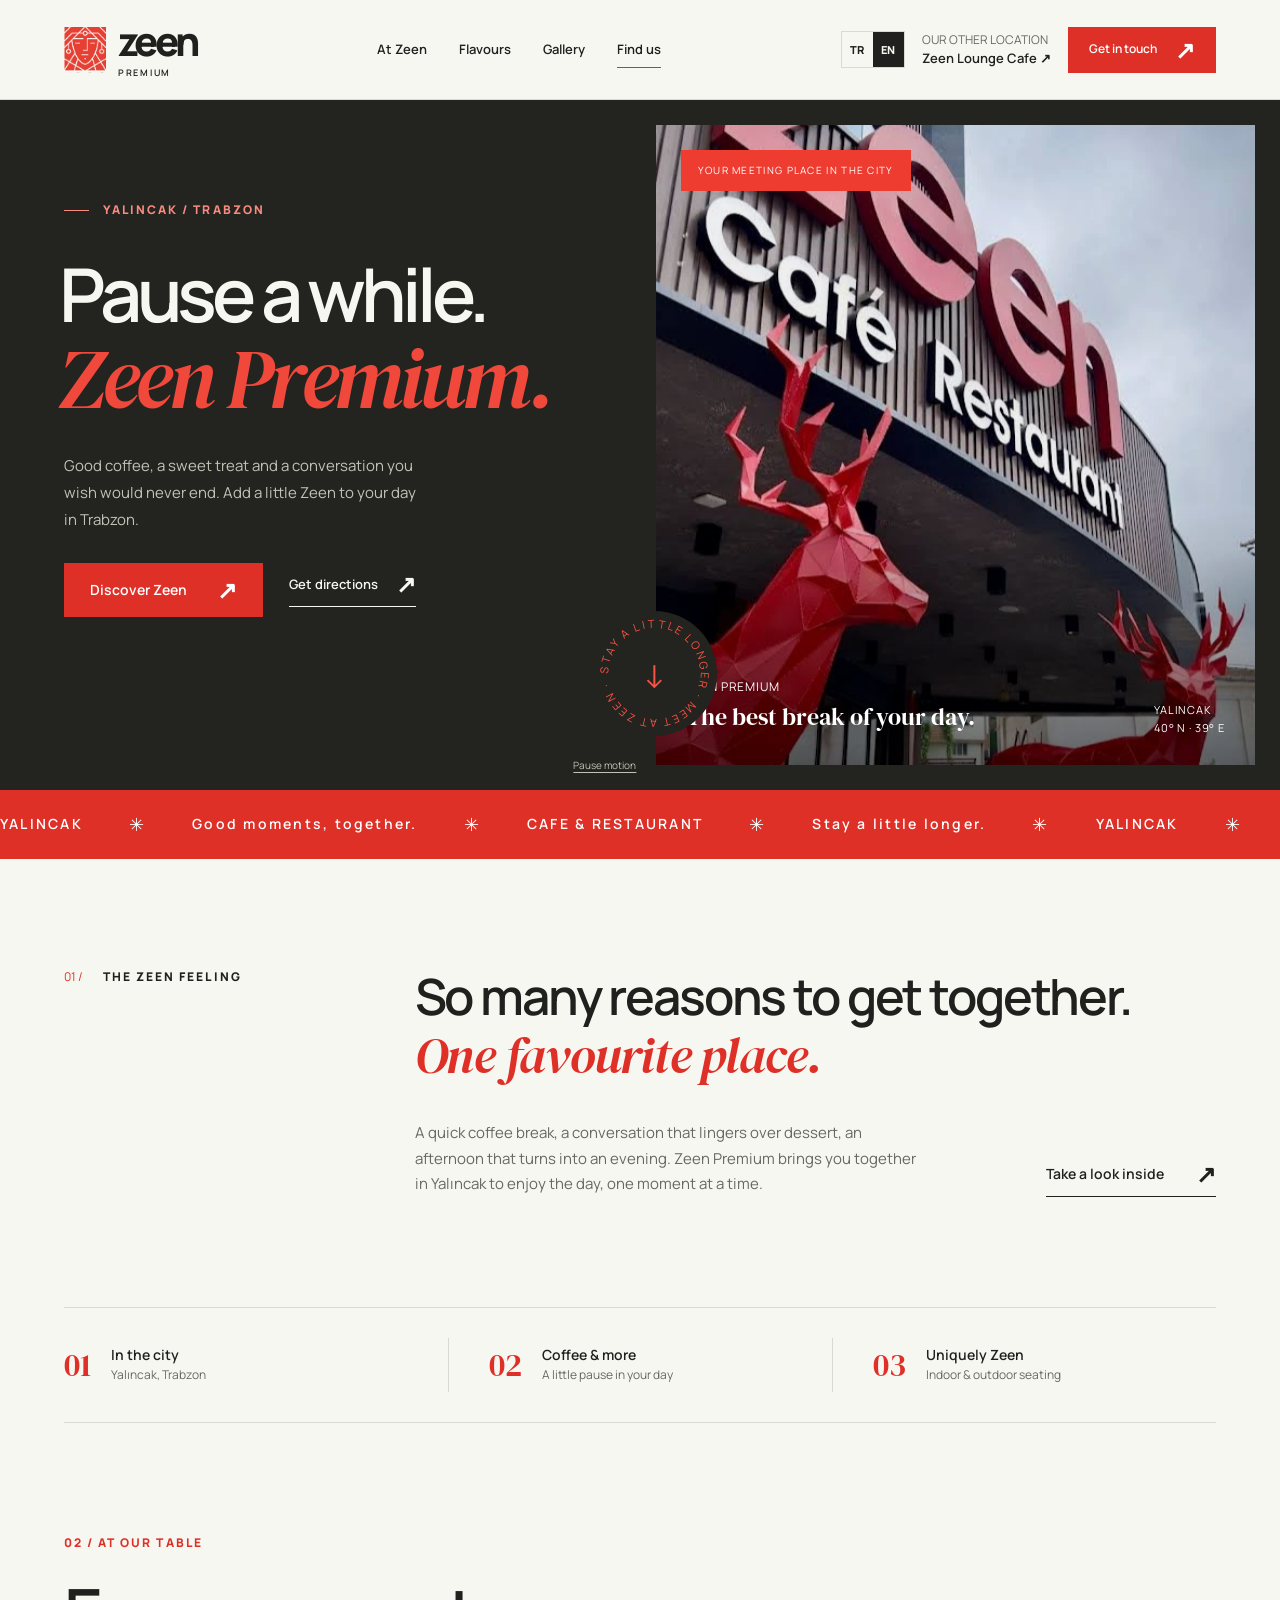
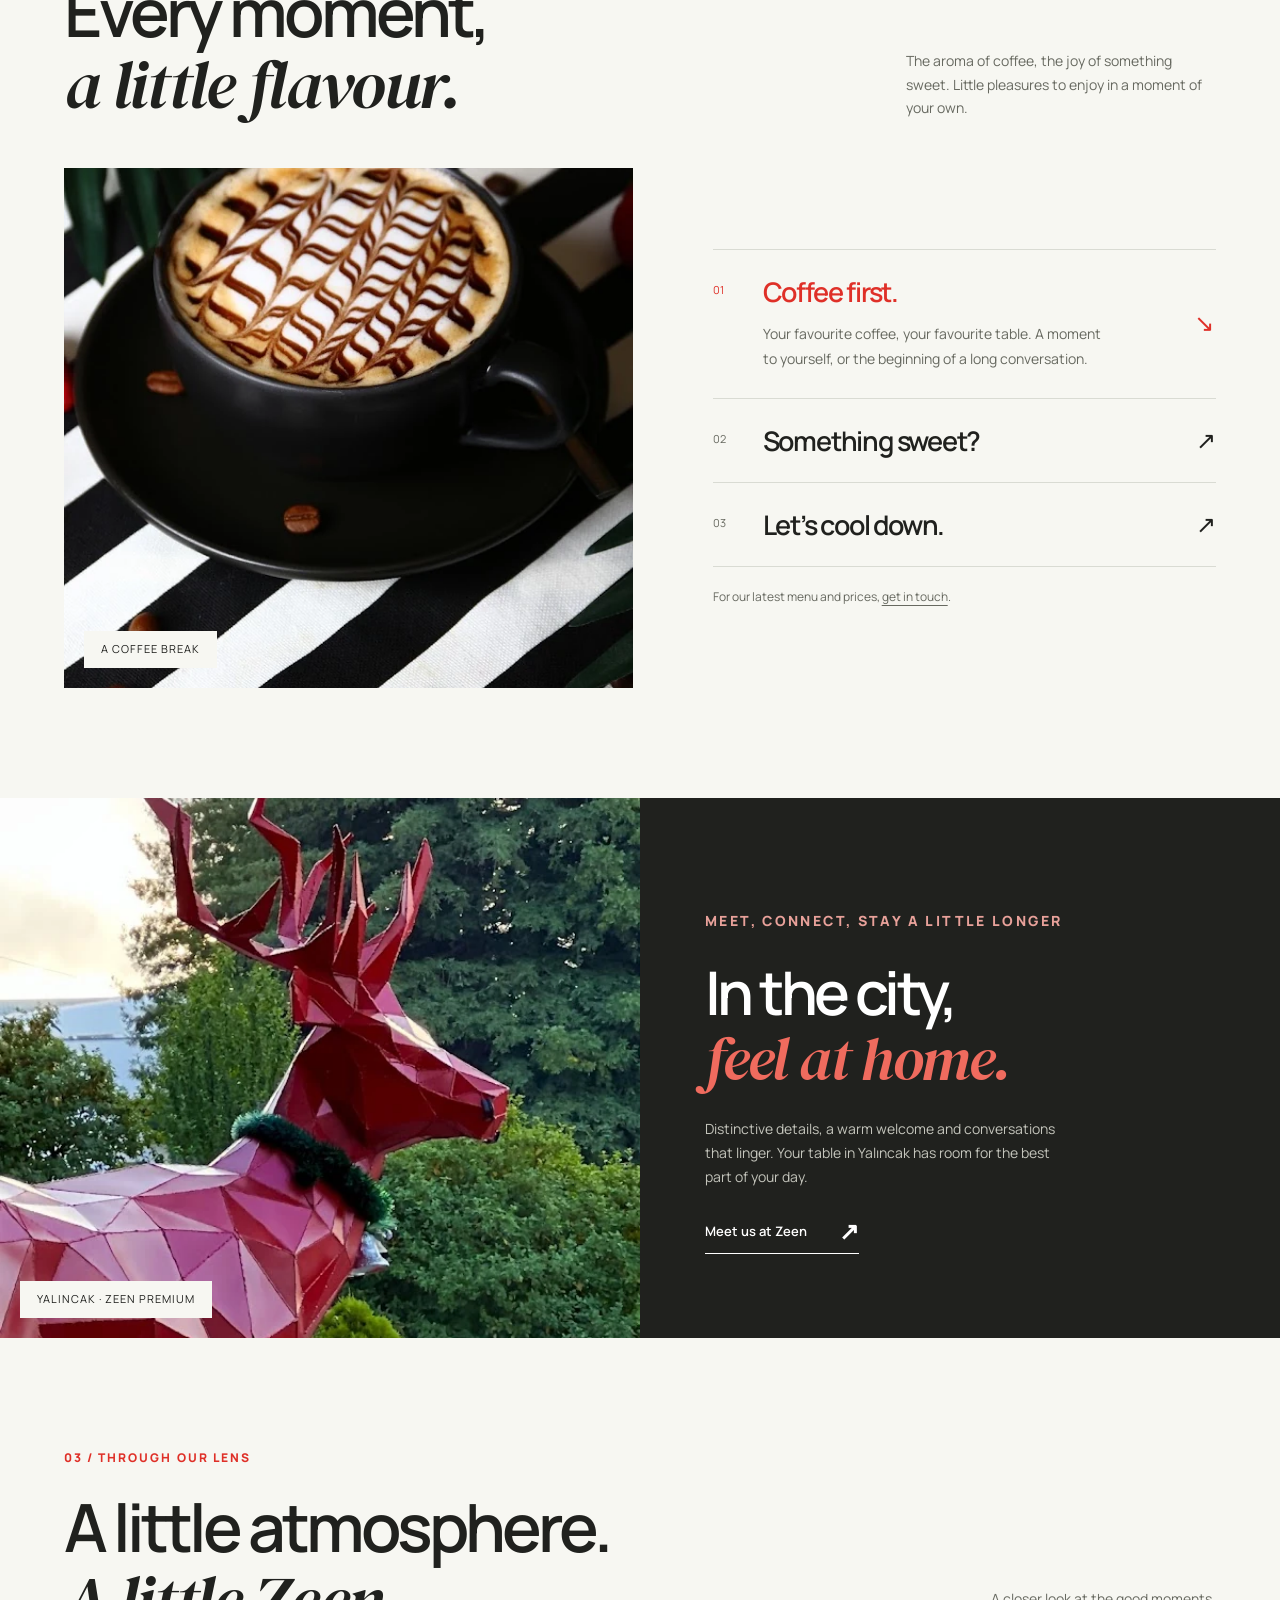
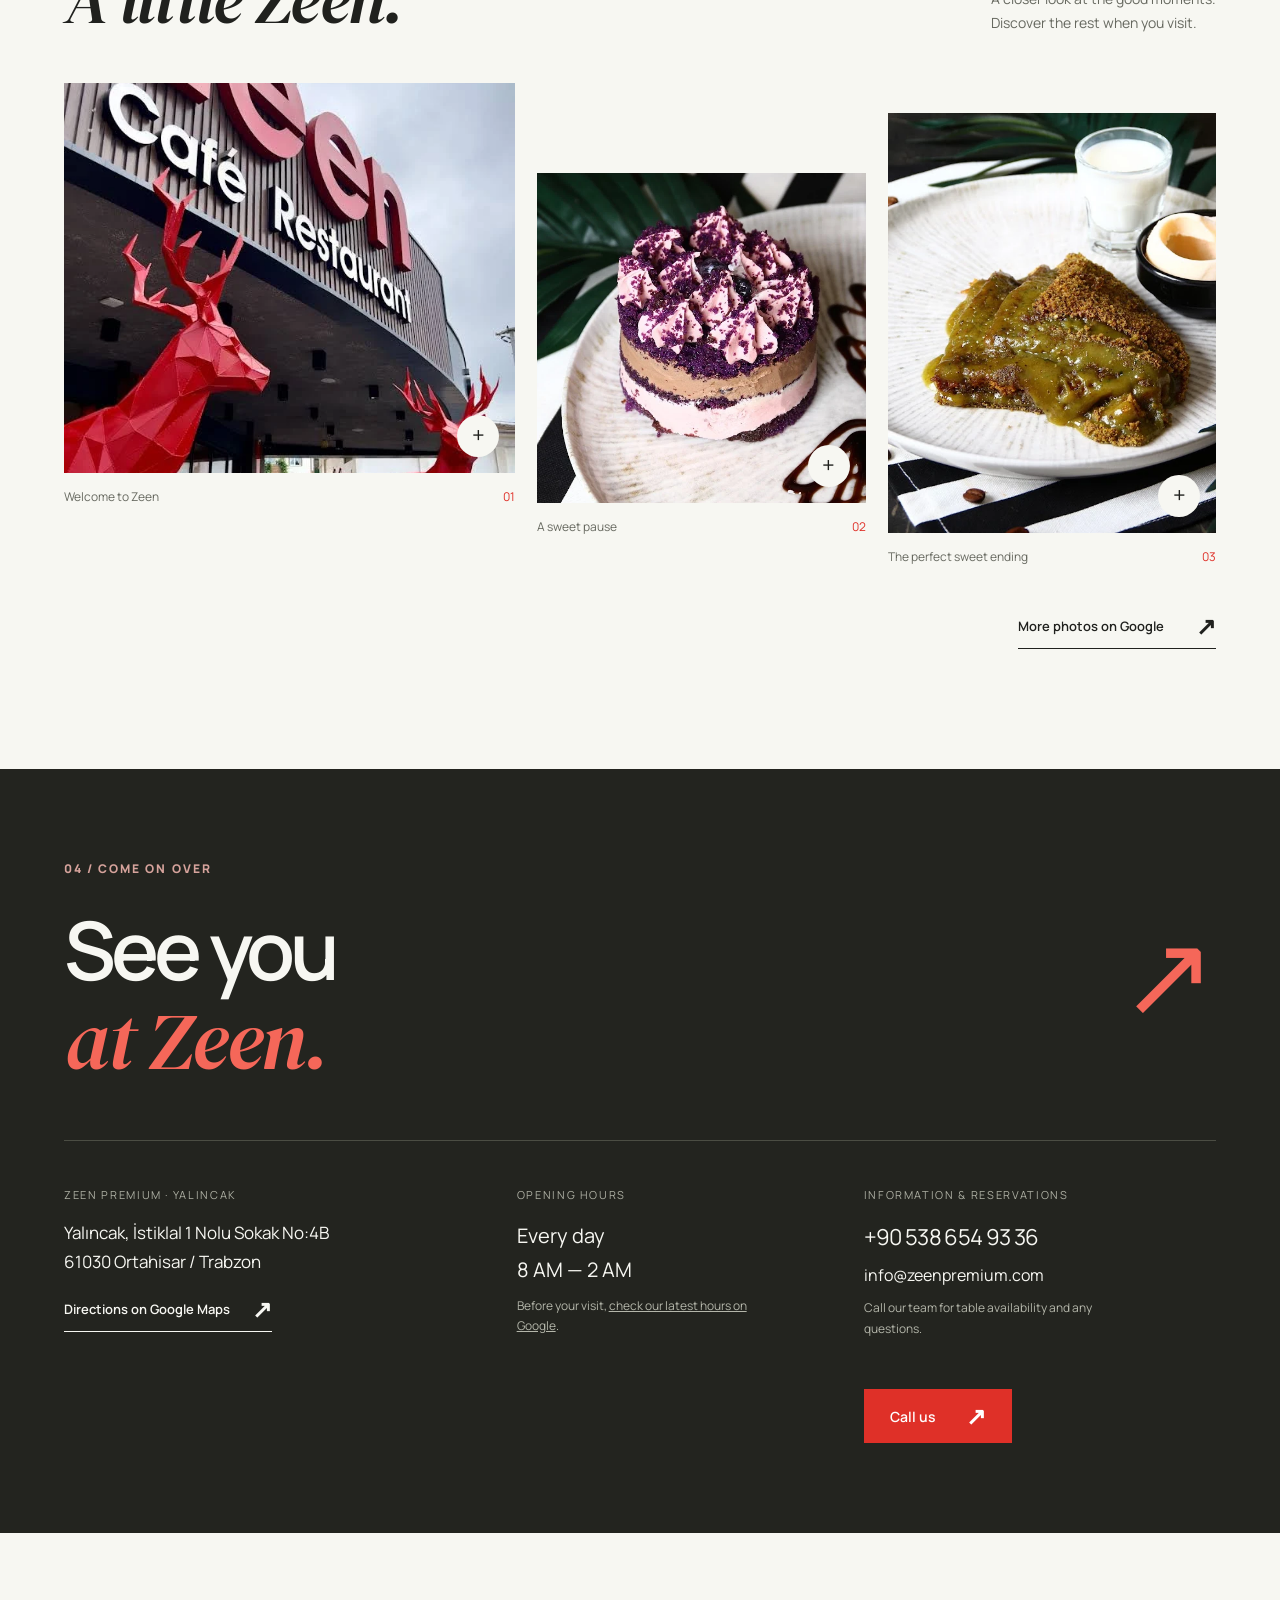
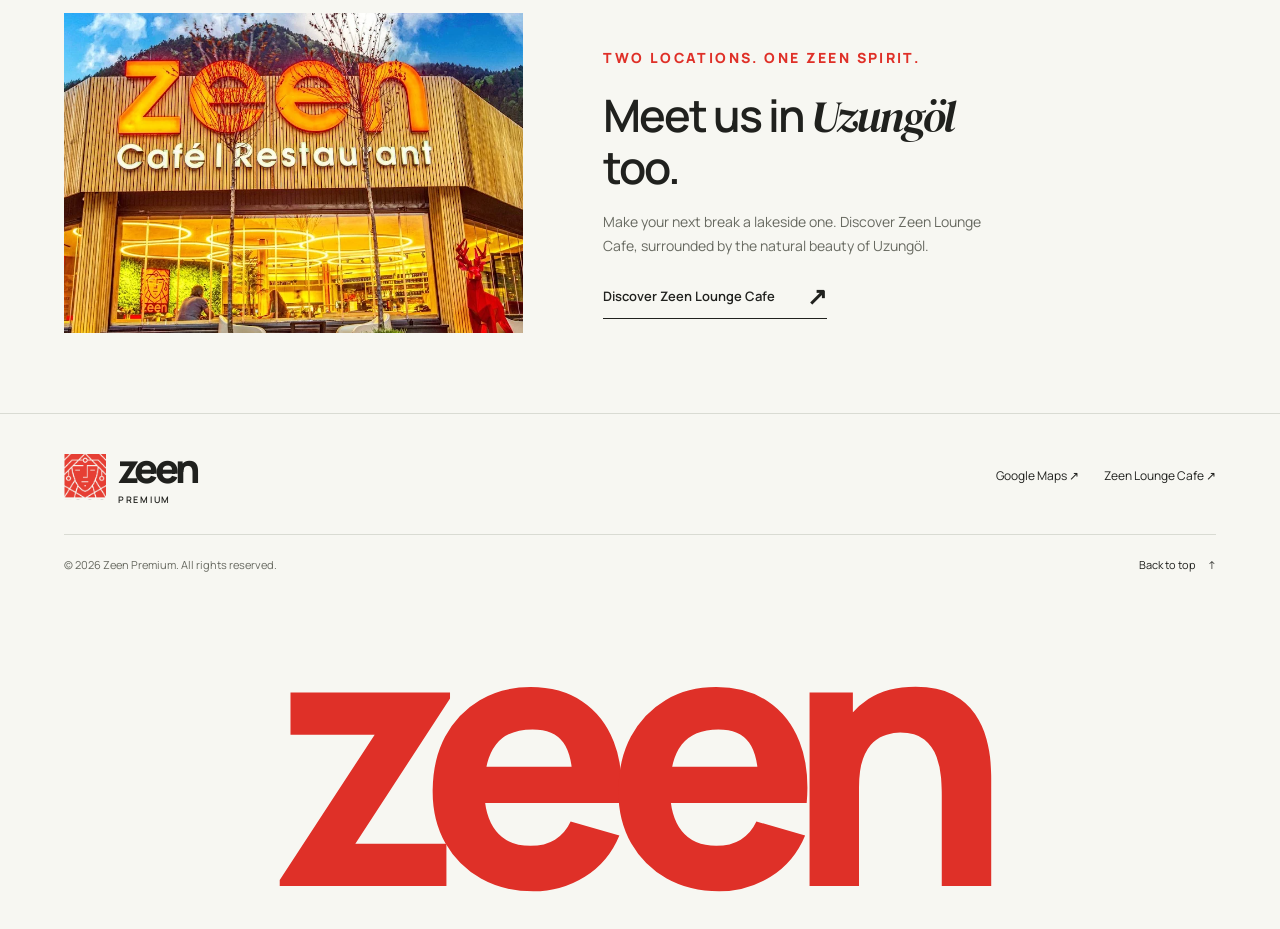
<file: index.html>
<!doctype html>
<html lang="tr">
<head>
<meta charset="utf-8"><meta name="viewport" content="width=device-width,initial-scale=1">
<script src="assets/language.js"></script>
<title>Zeen Premium | Yalıncak, Trabzon</title>
<meta name="description" content="Zeen Premium — Yalıncak, Trabzon’da cafe ve restoran. Mekânımızı, lezzetlerimizi ve ziyaret bilgilerini keşfedin. +90 538 654 93 36."><meta name="theme-color" content="#df3028">
<link rel="canonical" href="https://zeenpremium.com/"><meta property="og:type" content="website"><meta property="og:locale" content="tr_TR"><meta property="og:site_name" content="Zeen Premium"><meta property="og:title" content="Zeen Premium | Yalıncak, Trabzon"><meta property="og:description" content="Zeen Premium — Yalıncak, Trabzon’da cafe ve restoran. Mekânımızı, lezzetlerimizi ve ziyaret bilgilerini keşfedin. +90 538 654 93 36."><meta property="og:url" content="https://zeenpremium.com/">

<link rel="alternate" hreflang="tr" href="https://zeenpremium.com/"><link rel="alternate" hreflang="en" href="https://zeenpremium.com/en/"><link rel="alternate" hreflang="x-default" href="https://zeenpremium.com/">
<link rel="icon" type="image/svg+xml" href="assets/favicon.svg"><link rel="preload" as="image" href="assets/images/hero.webp"><link rel="preload" as="font" href="assets/fonts/manrope-400-normal.ttf" type="font/ttf" crossorigin>
<link rel="stylesheet" href="assets/fonts.css"><link rel="stylesheet" href="assets/style.css">
<script type="application/ld+json">{"@context": "https://schema.org", "@type": "CafeOrCoffeeShop", "@id": "https://zeenpremium.com/#business", "name": "Zeen Premium", "url": "https://zeenpremium.com/", "telephone": "+905386549336", "image": "https://zeenpremium.com/assets/images/hero.webp", "address": {"@type": "PostalAddress", "streetAddress": "Yalıncak, İstiklal 1 Nolu Sokak No:4B", "addressLocality": "Ortahisar", "addressRegion": "Trabzon", "postalCode": "61030", "addressCountry": "TR"}, "geo": {"@type": "GeoCoordinates", "latitude": 40.9850087, "longitude": 39.8150731}, "hasMap": "https://www.google.com/maps?cid=8089888393490678244", "openingHoursSpecification": [{"@type": "OpeningHoursSpecification", "dayOfWeek": ["Monday", "Tuesday", "Wednesday", "Thursday", "Friday", "Saturday", "Sunday"], "opens": "08:00", "closes": "02:00"}], "sameAs": ["https://www.google.com/maps?cid=8089888393490678244"], "email": "info@zeenpremium.com"}</script>
<script src="assets/site.js" defer></script>
</head>
<body class="premium" id="top">
<a class="skip-link" href="#main">İçeriğe geç</a>
<header class="header">
 <a class="brand" href="#top" aria-label="Zeen Premium — ana sayfa"><span class="brand-mark" aria-hidden="true"><img src="assets/images/logo-original.png" alt="" width="1080" height="1080"></span><span><span class="brand-word">zeen</span><span class="brand-name">Premium</span></span></a>
 <nav class="desktop-nav" aria-label="Ana menü"><a href="#atmosfer">Zeen’de</a><a href="#lezzetler">Lezzetler</a><a href="#galeri">Galeri</a><a href="#iletisim">Bizi bulun</a></nav>
 <div class="header-right"><nav class="language-switch" aria-label="Dil seçimi"><a href="index.html?lang=tr" data-language="tr" lang="tr" hreflang="tr" aria-label="Türkçe" aria-current="page">TR</a><a href="en/index.html?lang=en" data-language="en" lang="en" hreflang="en" aria-label="English">EN</a></nav><a class="branch-link" href="https://zeenlounge.com/?lang=tr">DİĞER ADRESİMİZ<strong>Zeen Lounge Cafe ↗</strong></a><a class="button" href="#iletisim">Bize ulaşın <span class="arrow" aria-hidden="true">↗</span></a><button class="menu-toggle" aria-label="Menüyü aç" aria-expanded="false" aria-controls="mobile-menu"><span></span><span></span></button></div>
</header>
<nav class="mobile-nav" id="mobile-menu" aria-label="Mobil menü" hidden><a href="#atmosfer">Zeen’de</a><a href="#lezzetler">Lezzetler</a><a href="#galeri">Galeri</a><a href="#iletisim">Bizi bulun</a><a href="https://zeenlounge.com/?lang=tr">Diğer adresimiz: Zeen Lounge Cafe ↗</a></nav>
<main id="main">
 <!-- 01 · AÇILIŞ — Başlıkları ve giriş metnini buradan düzenleyin. -->
 <section class="hero" aria-label="Zeen Premium">
  <div class="hero-copy"><p class="eyebrow red">Yalıncak / Trabzon</p><h1>Şehre bir mola.<span class="serif">Zeen Premium.</span></h1><p class="hero-description">İyi bir kahve, tatlı bir kaçamak, bitmesini istemediğiniz bir sohbet. Trabzon’da gününüze Zeen dokunuşu.</p><div class="hero-actions"><a class="button" href="#atmosfer">Zeen’i keşfet <span class="arrow" aria-hidden="true">↗</span></a><a class="text-link" href="https://www.google.com/maps/dir/?api=1&destination=40.9850087%2C39.8150731" target="_blank" rel="noopener noreferrer">Yol tarifi al <span class="arrow" aria-hidden="true">↗</span></a></div><p class="hero-foot">YALINCAK’TA, ŞEHRİN RİTMİNE BİR ARA</p></div>
  <figure class="hero-media"><img class="hero-photo" src="assets/images/hero.webp" alt="Zeen Premium’un Trabzon Yalıncak’taki kırmızı geyik heykelli girişi" fetchpriority="high" width="1024" height="1024"><span class="hero-tag">Şehrin buluşma noktası</span><figcaption class="photo-caption"><span>ZEEN PREMIUM<strong>Günün en güzel molası.</strong></span><span>YALINCAK<br>40° N · 39° E</span></figcaption></figure>
  <a class="hero-orbit" href="#atmosfer" aria-label="Zeen atmosferini keşfet"><svg viewBox="0 0 120 120" aria-hidden="true"><defs><path id="circle-text" d="M60,60 m-44,0 a44,44 0 1,1 88,0 a44,44 0 1,1 -88,0"/></defs><text><textPath href="#circle-text">BİRAZ DAHA KAL · ZEEN’DE BULUŞALIM · </textPath></text></svg><span aria-hidden="true">↓</span></a>
  <button class="motion-control" type="button" aria-pressed="false">Hareketi durdur</button>
 </section>
 <div class="marquee" aria-hidden="true"><div class="marquee-track"><div class="marquee-group"><span>YALINCAK</span><i>✳</i><span>Güzel anlar, birlikte.</span><i>✳</i><span>CAFE & RESTAURANT</span><i>✳</i><span>Biraz daha kal.</span><i>✳</i></div><div class="marquee-group"><span>YALINCAK</span><i>✳</i><span>Güzel anlar, birlikte.</span><i>✳</i><span>CAFE & RESTAURANT</span><i>✳</i><span>Biraz daha kal.</span><i>✳</i></div></div></div>
 <!-- 02 · MEKÂN -->
 <div class="wrap"><section id="atmosfer" class="intro"><div class="section-id reveal"><span>01 /</span><p class="eyebrow">ZEEN’DE OLMAK</p></div><div class="reveal"><h2>Güzel bir buluşmanın bahanesi çok. <span class="serif">Adresi belli.</span></h2><div class="intro-bottom"><p>Kahvenizi yudumlarken geçen kısa bir mola, tatlıyla uzayan bir sohbet, akşama taşınan bir buluşma. Zeen Premium, Yalıncak’ta günün tadını çıkarmak isteyenleri aynı masada buluşturuyor.</p><a class="text-link" href="#galeri">İçeri bir göz atın <span class="arrow" aria-hidden="true">↗</span></a></div></div></section><div class="detail-strip reveal"><div><span class="detail-number">01</span><div><h3>Şehrin içinde</h3><p>Yalıncak, Trabzon</p></div></div><div><span class="detail-number">02</span><div><h3>Kahve & daha fazlası</h3><p>Güne keyifli bir ara</p></div></div><div><span class="detail-number">03</span><div><h3>Zeen’e özgü</h3><p>İç ve dış mekân</p></div></div></div></div>
 <!-- 03 · LEZZETLER — Fiyat listesi değildir. Güncel menü bağlantısı varsa menu-note içine ekleyin. -->
 <section class="flavors wrap" id="lezzetler"><div class="section-heading reveal"><div><p class="eyebrow red">02 / SOFRAMIZDAN</p><h2>Her anın<br><span class="serif">bir lezzeti var.</span></h2></div><p>Kahvenin kokusu, tatlının mutluluğu. Kendinize ayırdığınız zamana eşlik eden küçük keyifler.</p></div>
 <div class="flavor-layout"><div class="flavor-image reveal" id="flavor-panel" role="tabpanel" aria-labelledby="flavor-0" tabindex="0"><img id="flavor-photo" src="assets/images/coffee.webp" alt="Zeen Premium’da desenli süt köpüğüyle sunulan kahve" loading="lazy" width="800" height="850"><span class="image-label" id="flavor-label">KAHVE MOLASI</span></div><div class="flavor-content reveal"><div class="flavor-tabs" role="tablist" aria-label="Lezzet kategorileri" aria-orientation="vertical"><button class="flavor-tab" id="flavor-0" role="tab" aria-selected="true" aria-controls="flavor-panel" tabindex="0" data-image="assets/images/coffee.webp" data-alt="Zeen Premium’da desenli süt köpüğüyle sunulan kahve" data-label="KAHVE MOLASI"><span class="index">01</span><span><span class="tab-title">Önce bir kahve.</span><span class="tab-description">Sevdiğiniz kahve, sevdiğiniz masa. İster güne bir ara, ister uzun bir sohbetin başlangıcı olsun.</span></span><span class="arrow" aria-hidden="true">↗</span></button><button class="flavor-tab" id="flavor-1" role="tab" aria-selected="false" aria-controls="flavor-panel" tabindex="-1" data-image="assets/images/dessert.webp" data-alt="Zeen Premium’da meyveli pasta sunumu" data-label="TATLI BİR MOLA"><span class="index">02</span><span><span class="tab-title">Tatlı bir bahanemiz var.</span><span class="tab-description">Bir dilim mutlulukla günün ritmini değiştirin. Tatlı vitrininden favorinizi seçin, bu anın tadını çıkarın.</span></span><span class="arrow" aria-hidden="true">↗</span></button><button class="flavor-tab" id="flavor-2" role="tab" aria-selected="false" aria-controls="flavor-panel" tabindex="-1" data-image="assets/images/iced.webp" data-alt="Zeen Premium’da buzlu sütlü kahve sunumu" data-label="SOĞUK KAHVELER"><span class="index">03</span><span><span class="tab-title">Biraz serinleyelim.</span><span class="tab-description">Buzlu bir kahveyle kendinize küçük bir mola verin. Günün telaşı kapının dışında kalsın.</span></span><span class="arrow" aria-hidden="true">↗</span></button></div><p class="menu-note">Güncel menü ve fiyatlar için <a href="tel:+905386549336">bize ulaşın</a>.</p></div></div></section>
 <section class="atmosphere-band"><div class="band-photo"><img src="assets/images/detail.webp" alt="Zeen Premium’un peyzaj içindeki kırmızı geometrik geyik heykeli" loading="lazy" width="900" height="900"><span class="image-label">YALINCAK · ZEEN PREMIUM</span></div><div class="band-copy reveal"><p class="eyebrow">TANIŞIN, BULUŞUN, BİRAZ DAHA KALIN</p><h2>Şehrin içinde<br><span class="serif">iyi bir his.</span></h2><p>Kendine özgü detaylar, sıcak bir karşılama ve keyifle uzayan sohbetler. Yalıncak’taki masanızda, günün en güzel anına yer var.</p><a class="text-link" href="#iletisim">Zeen’de buluşalım <span class="arrow" aria-hidden="true">↗</span></a></div></section>
 <!-- 04 · GALERİ — assets/images klasöründeki fotoğrafları değiştirebilirsiniz. -->
 <section class="gallery wrap" id="galeri"><div class="section-heading reveal"><div><p class="eyebrow red">03 / KADRAJIMIZDAN</p><h2>Biraz mekân.<br><span class="serif">Biraz Zeen.</span></h2></div><p>Güzel anlara yakından bakın.<br>Gerisini geldiğinizde keşfedin.</p></div><div class="gallery-grid"><button class="gallery-item reveal" data-gallery="0" aria-label="Fotoğrafı büyüt: Zeen’e hoş geldiniz"><span class="image-wrap"><img src="assets/images/hero.webp" alt="Zeen Premium’un girişindeki kırmızı geyik heykelleri" loading="lazy" width="800" height="1000"><span class="zoom" aria-hidden="true">+</span></span><span class="caption"><span>Zeen’e hoş geldiniz</span><b>01</b></span></button><button class="gallery-item reveal" data-gallery="1" aria-label="Fotoğrafı büyüt: Tatlı bir ara"><span class="image-wrap"><img src="assets/images/dessert.webp" alt="Zeen Premium meyveli pasta" loading="lazy" width="800" height="1000"><span class="zoom" aria-hidden="true">+</span></span><span class="caption"><span>Tatlı bir ara</span><b>02</b></span></button><button class="gallery-item reveal" data-gallery="2" aria-label="Fotoğrafı büyüt: Sofranın tatlı finali"><span class="image-wrap"><img src="assets/images/baklava.webp" alt="Zeen Premium’da kahveyle sunulan baklava" loading="lazy" width="800" height="1000"><span class="zoom" aria-hidden="true">+</span></span><span class="caption"><span>Sofranın tatlı finali</span><b>03</b></span></button></div><div class="gallery-footer"><a class="text-link" href="https://www.google.com/maps/contrib/115378703443666989539/photos/" target="_blank" rel="noopener noreferrer">Google’da daha fazla fotoğraf <span class="arrow" aria-hidden="true">↗</span></a></div></section>
 <!-- 05 · İLETİŞİM — Adres, telefon veya saat değiştiğinde üstteki JSON-LD verisini de güncelleyin. -->
 <section class="visit" id="iletisim"><div class="wrap"><div class="visit-top reveal"><div><p class="eyebrow">04 / SİZİ BEKLİYORUZ</p><h2>Yolunuz<br><span class="serif">Zeen’e düşsün.</span></h2></div><span class="visit-arrow" aria-hidden="true">↗</span></div><div class="visit-grid"><div class="reveal"><p class="visit-label">Zeen Premium · Yalıncak</p><address>Yalıncak, İstiklal 1 Nolu Sokak No:4B<br>61030 Ortahisar / Trabzon</address><a class="text-link" href="https://www.google.com/maps/dir/?api=1&destination=40.9850087%2C39.8150731" target="_blank" rel="noopener noreferrer">Google Haritalar’da yol tarifi <span class="arrow" aria-hidden="true">↗</span></a></div><div class="reveal"><p class="visit-label">Çalışma saatleri</p><p class="hours">Her gün<br>08.00 — 02.00</p><p class="note">Ziyaretiniz öncesinde güncel saatleri <a href="https://www.google.com/maps?cid=8089888393490678244" target="_blank" rel="noopener noreferrer"><u>Google’dan kontrol edin</u></a>.</p></div><div class="reveal"><p class="visit-label">Bilgi & rezervasyon</p><a class="phone" href="tel:+905386549336">+90 538 654 93 36</a><a href="mailto:info@zeenpremium.com">info@zeenpremium.com</a><p class="note">Masa uygunluğu ve sorularınız için ekibimize telefonla ulaşabilirsiniz.</p><br><a class="button" href="tel:+905386549336" >Bizi arayın <span class="arrow" aria-hidden="true">↗</span></a></div></div></div></section>
 <section class="sister wrap" aria-label="Diğer şubemiz"><a class="sister-image reveal" href="https://zeenlounge.com/?lang=tr" aria-label="Zeen Lounge Cafe web sitesi"><img src="assets/images/sister.webp" alt="Zeen Lounge Cafe dış cephesi" loading="lazy" width="1024" height="700"></a><div class="reveal"><p class="eyebrow red">İKİ ADRES. AYNI ZEEN RUHU.</p><h2>Bir de <span class="serif">Uzungöl’de</span><br>buluşalım.</h2><p>Bir sonraki molanız göl kıyısında olsun. Uzungöl’ün doğasıyla buluşan Zeen Lounge Cafe’yi keşfedin.</p><a class="text-link" href="https://zeenlounge.com/?lang=tr">Zeen Lounge Cafe’yi keşfet <span class="arrow" aria-hidden="true">↗</span></a></div></section>
</main>
<footer class="footer wrap"><div class="footer-top"><a class="brand" href="#top" aria-label="Zeen Premium — sayfa başı"><span class="brand-mark" aria-hidden="true"><img src="assets/images/logo-original.png" alt="" width="1080" height="1080"></span><span><span class="brand-word">zeen</span><span class="brand-name">Premium</span></span></a><div class="footer-links"><a href="https://www.google.com/maps?cid=8089888393490678244" target="_blank" rel="noopener noreferrer">Google Haritalar ↗</a><a href="https://zeenlounge.com/?lang=tr">Zeen Lounge Cafe ↗</a></div></div><div class="footer-small"><span>© <span id="year">2026</span> Zeen Premium. Tüm hakları saklıdır.</span><a class="back-top" href="#top">Başa dön <span aria-hidden="true">↑</span></a></div><div class="footer-word" aria-hidden="true">zeen</div></footer>
<div class="mobile-contact" aria-label="Hızlı iletişim"><a href="tel:+905386549336">Bizi arayın <span aria-hidden="true">↗</span></a><a href="https://www.google.com/maps/dir/?api=1&destination=40.9850087%2C39.8150731" target="_blank" rel="noopener noreferrer">Yol tarifi al <span aria-hidden="true">↗</span></a></div>
<dialog class="lightbox" aria-label="Fotoğraf galerisi"><div class="lightbox-inner"><div class="lightbox-top"><span>ZEEN PREMIUM / GALERİ</span><button type="button" class="lightbox-close" aria-label="Galeriyi kapat">×</button></div><img id="lightbox-photo" src="assets/images/hero.webp" alt="Zeen Premium’un girişindeki kırmızı geyik heykelleri"><div class="lightbox-bottom"><p id="lightbox-caption" aria-live="polite"></p><div class="lightbox-controls"><button class="round-button lightbox-prev" aria-label="Önceki fotoğraf">←</button><button class="round-button lightbox-next" aria-label="Sonraki fotoğraf">→</button></div></div></div></dialog>
<noscript><style>.flavor-tabs [aria-selected=false] .tab-description{display:block}.menu-toggle,.motion-control,.hero-orbit{display:none}.desktop-nav{display:flex;flex-wrap:wrap;font-size:11px;gap:12px}.header{height:auto;min-height:78px;flex-wrap:wrap;padding-block:15px}.gallery-item .zoom{display:none}</style></noscript>
</body></html>
</file>
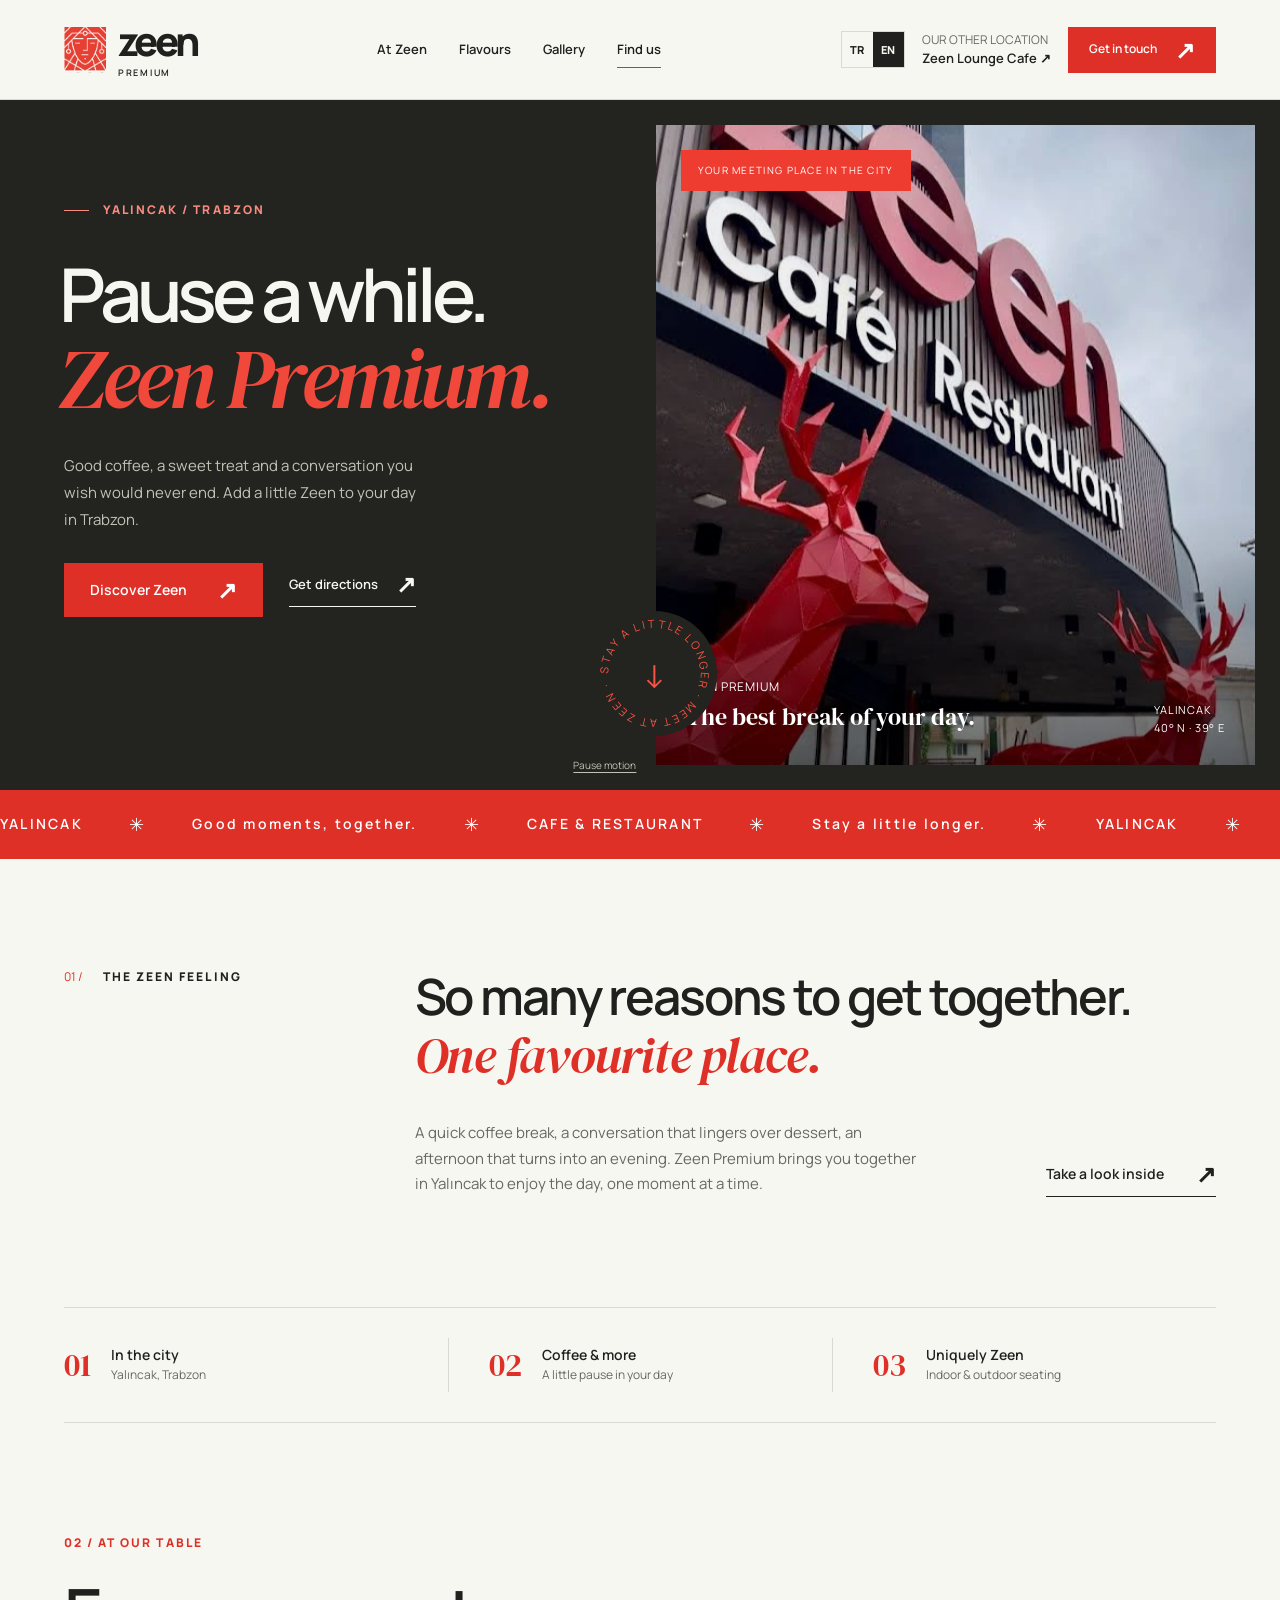
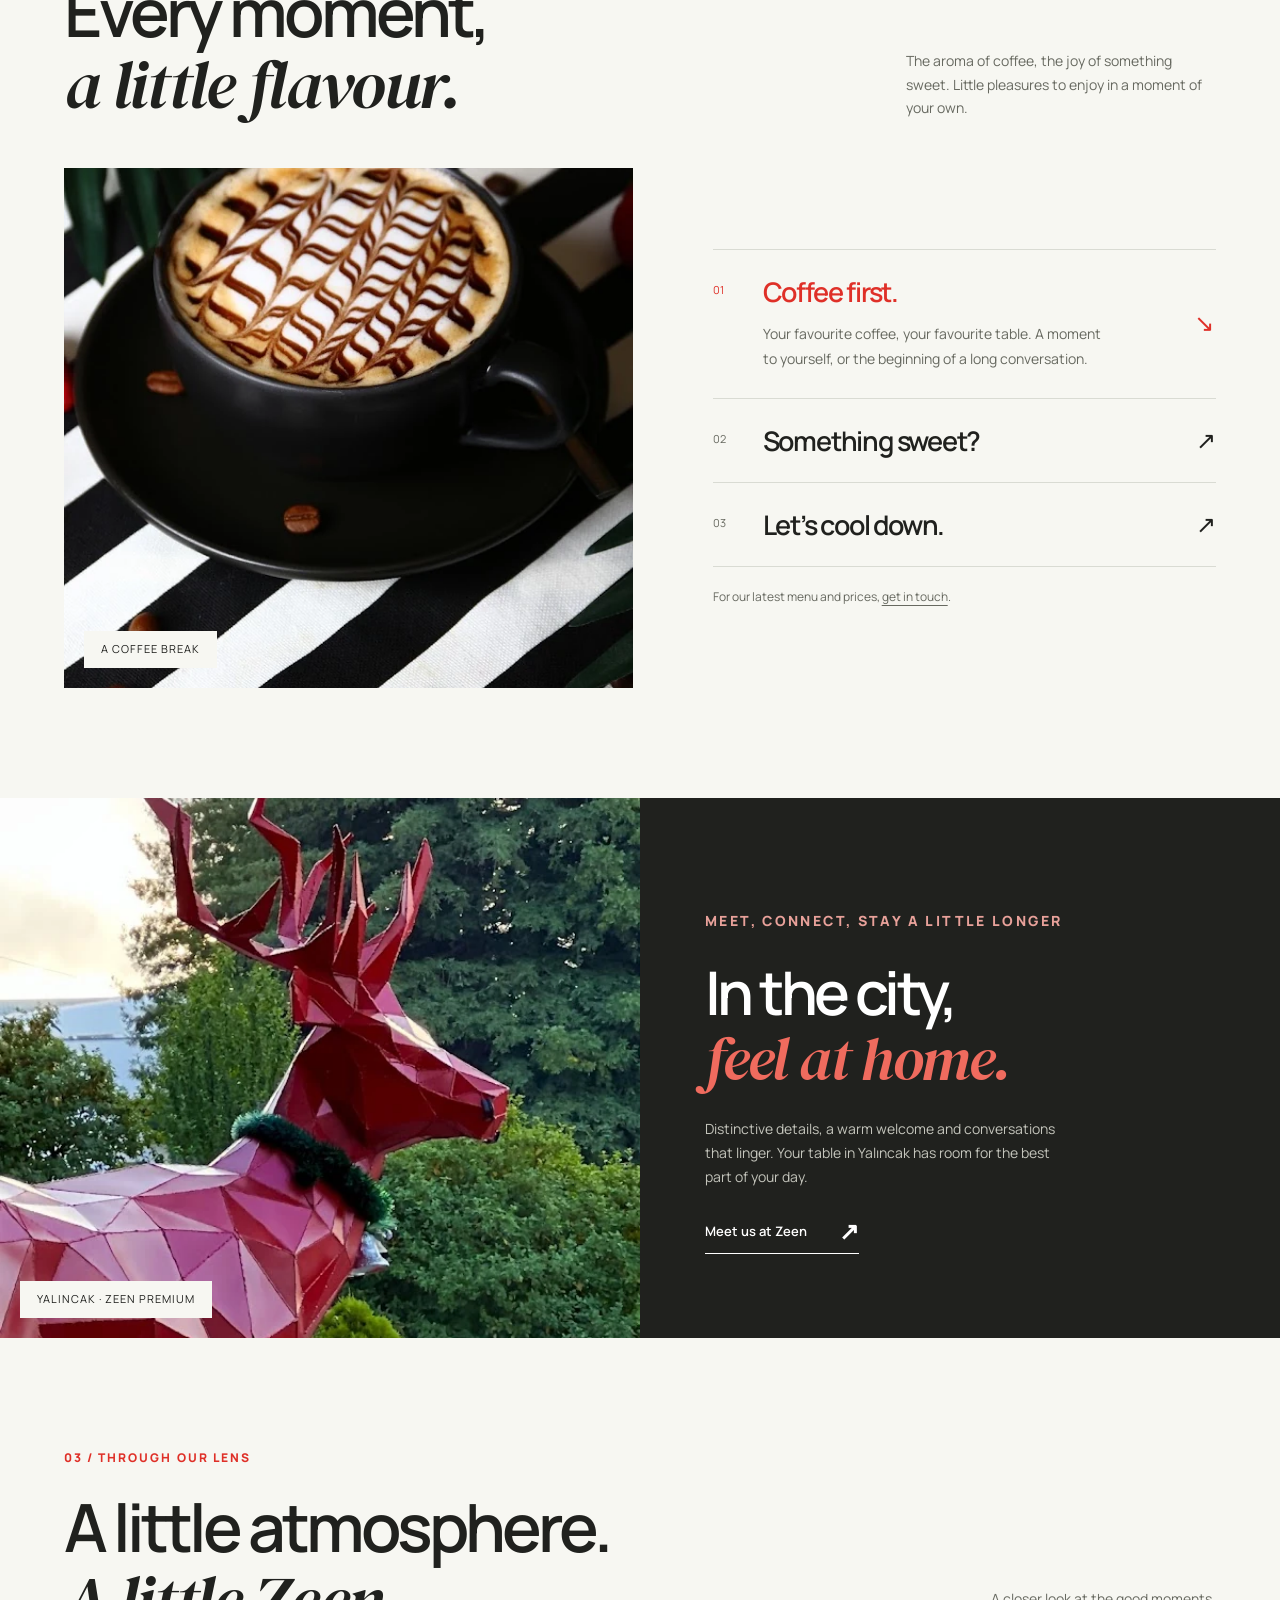
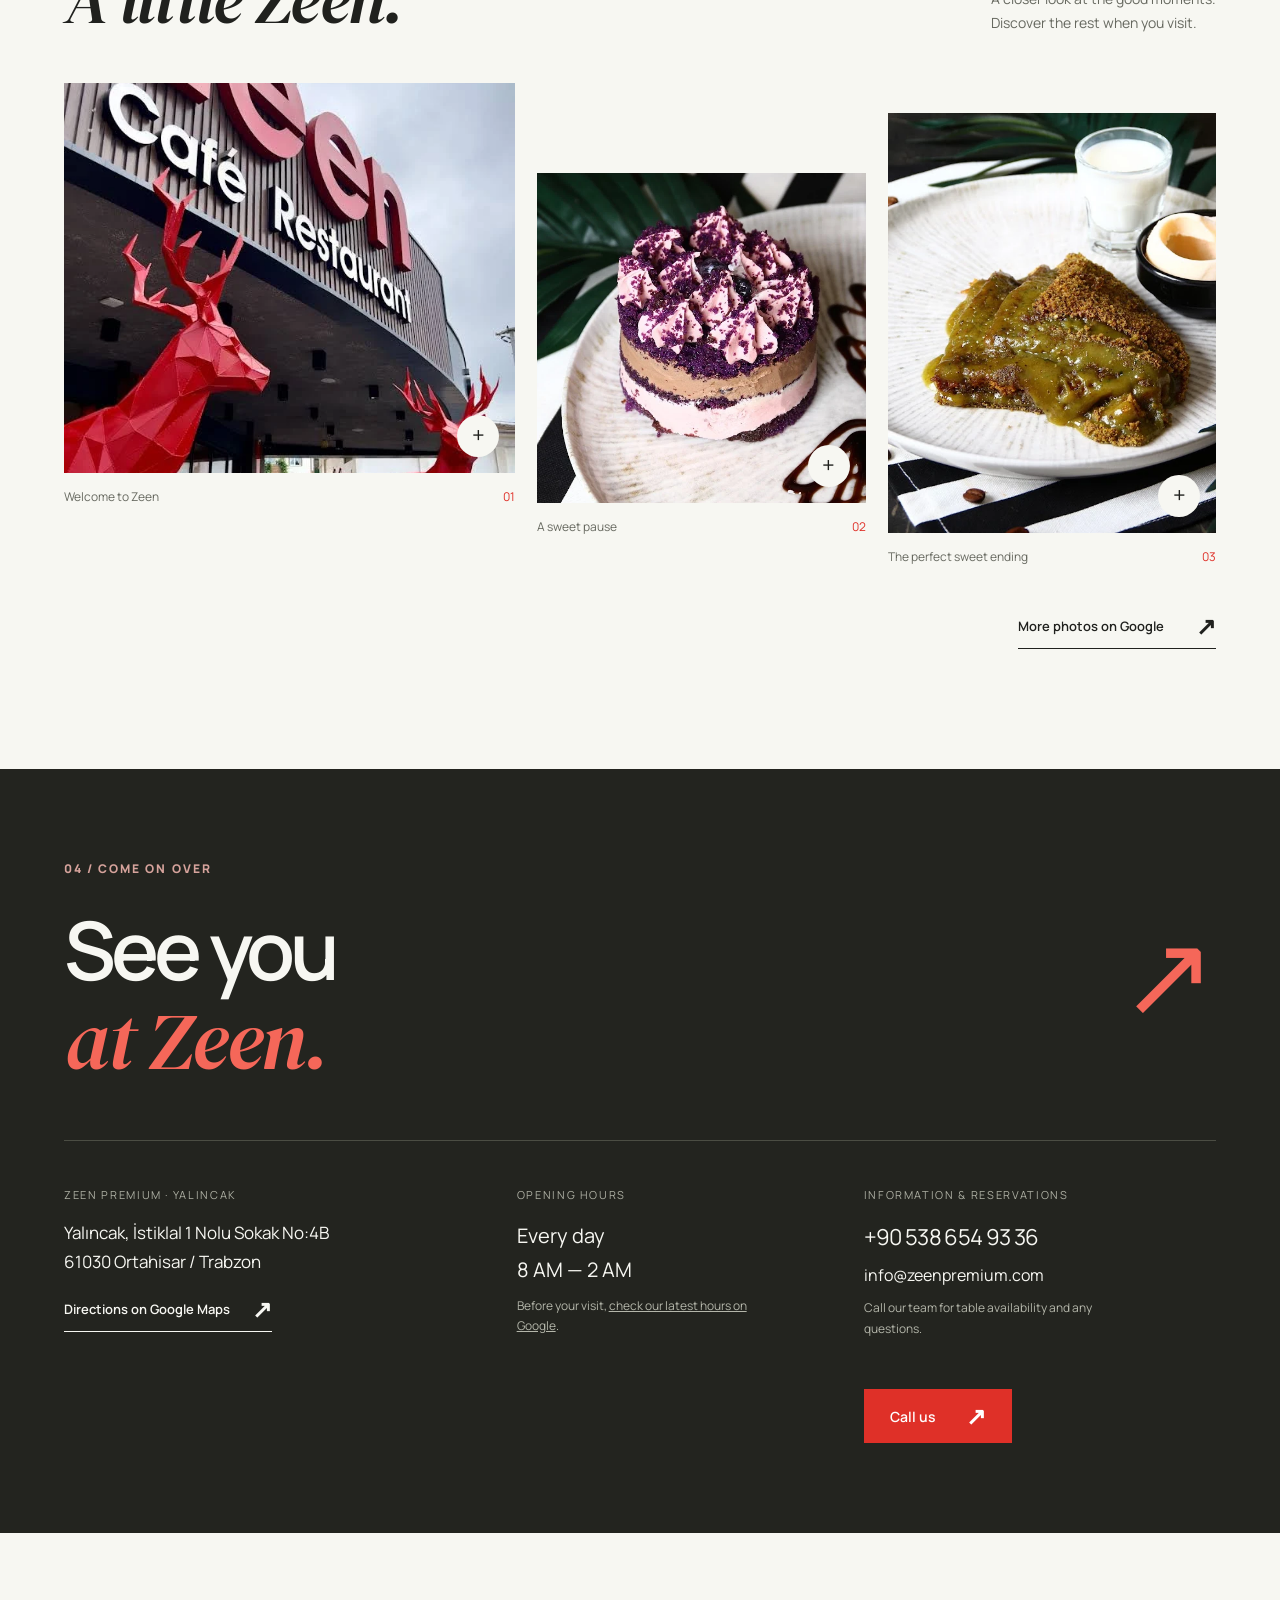
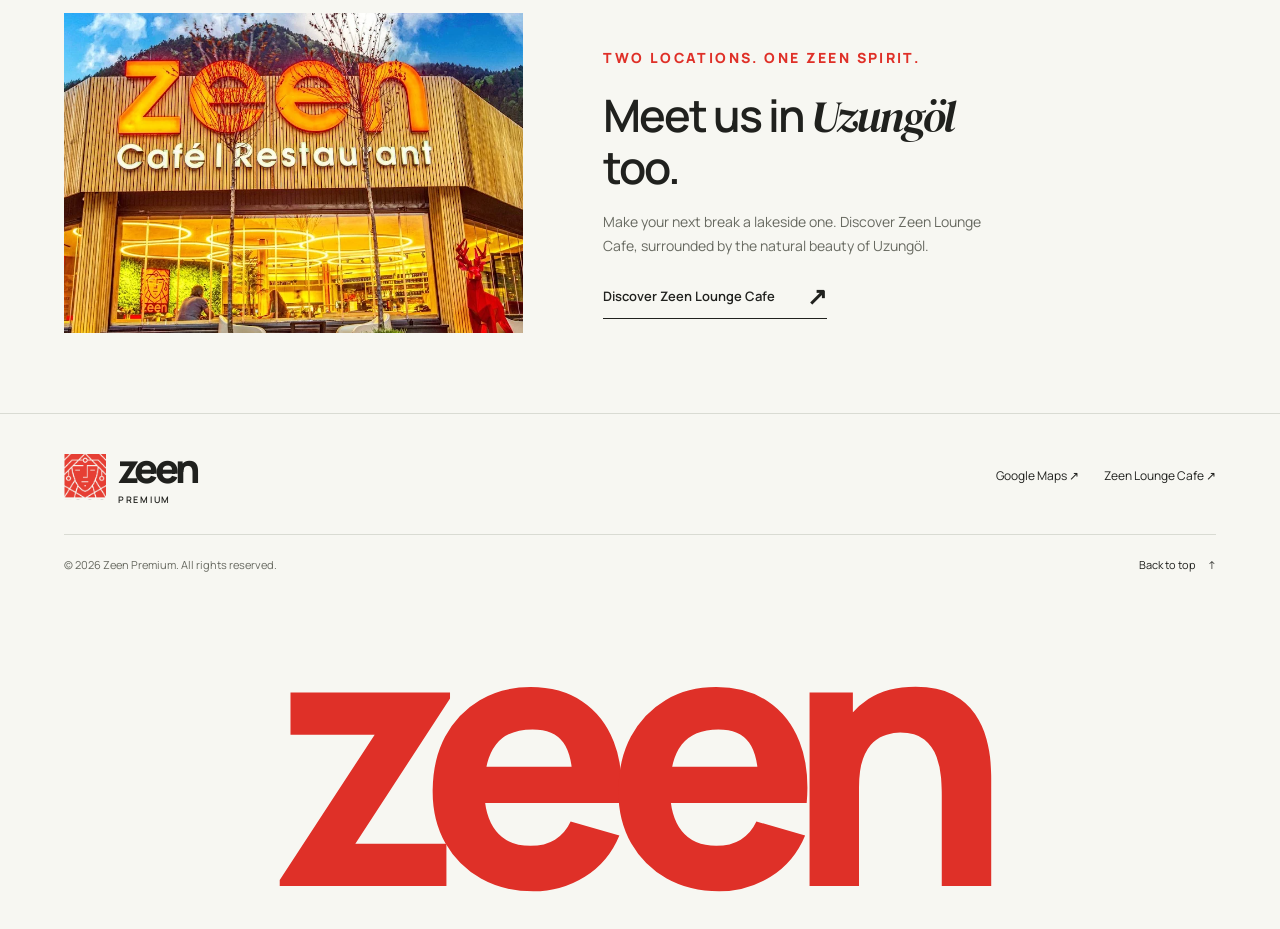
<file: en/index.html>
<!doctype html>
<html lang="en">
<head>
<meta charset="utf-8"><meta name="viewport" content="width=device-width,initial-scale=1">
<script src="../assets/language.js"></script>
<title>Zeen Premium | Yalıncak, Trabzon</title>
<meta name="description" content="Zeen Premium — cafe and restaurant in Yalıncak, Trabzon. Explore our space, discover our flavours and plan your visit. +90 538 654 93 36."><meta name="theme-color" content="#df3028">
<link rel="canonical" href="https://zeenpremium.com/en/"><meta property="og:type" content="website"><meta property="og:locale" content="en_US"><meta property="og:site_name" content="Zeen Premium"><meta property="og:title" content="Zeen Premium | Yalıncak, Trabzon"><meta property="og:description" content="Zeen Premium — cafe and restaurant in Yalıncak, Trabzon. Explore our space, discover our flavours and plan your visit. +90 538 654 93 36."><meta property="og:url" content="https://zeenpremium.com/en/">

<link rel="alternate" hreflang="tr" href="https://zeenpremium.com/"><link rel="alternate" hreflang="en" href="https://zeenpremium.com/en/"><link rel="alternate" hreflang="x-default" href="https://zeenpremium.com/">
<link rel="icon" type="image/svg+xml" href="../assets/favicon.svg"><link rel="preload" as="image" href="../assets/images/hero.webp"><link rel="preload" as="font" href="../assets/fonts/manrope-400-normal.ttf" type="font/ttf" crossorigin>
<link rel="stylesheet" href="../assets/fonts.css"><link rel="stylesheet" href="../assets/style.css">
<script type="application/ld+json">{"@context": "https://schema.org", "@type": "CafeOrCoffeeShop", "@id": "https://zeenpremium.com/#business", "name": "Zeen Premium", "url": "https://zeenpremium.com/", "telephone": "+905386549336", "image": "https://zeenpremium.com/assets/images/hero.webp", "address": {"@type": "PostalAddress", "streetAddress": "Yalıncak, İstiklal 1 Nolu Sokak No:4B", "addressLocality": "Ortahisar", "addressRegion": "Trabzon", "postalCode": "61030", "addressCountry": "TR"}, "geo": {"@type": "GeoCoordinates", "latitude": 40.9850087, "longitude": 39.8150731}, "hasMap": "https://www.google.com/maps?cid=8089888393490678244", "openingHoursSpecification": [{"@type": "OpeningHoursSpecification", "dayOfWeek": ["Monday", "Tuesday", "Wednesday", "Thursday", "Friday", "Saturday", "Sunday"], "opens": "08:00", "closes": "02:00"}], "sameAs": ["https://www.google.com/maps?cid=8089888393490678244"], "email": "info@zeenpremium.com"}</script>
<script src="../assets/site.js" defer></script>
</head>
<body class="premium" id="top">
<a class="skip-link" href="#main">Skip to content</a>
<header class="header">
 <a class="brand" href="#top" aria-label="Zeen Premium — home"><span class="brand-mark" aria-hidden="true"><img src="../assets/images/logo-original.png" alt="" width="1080" height="1080"></span><span><span class="brand-word">zeen</span><span class="brand-name">Premium</span></span></a>
 <nav class="desktop-nav" aria-label="Main navigation"><a href="#atmosfer">At Zeen</a><a href="#lezzetler">Flavours</a><a href="#galeri">Gallery</a><a href="#iletisim">Find us</a></nav>
 <div class="header-right"><nav class="language-switch" aria-label="Language selection"><a href="../index.html?lang=tr" data-language="tr" lang="tr" hreflang="tr" aria-label="Türkçe">TR</a><a href="index.html?lang=en" data-language="en" lang="en" hreflang="en" aria-label="English" aria-current="page">EN</a></nav><a class="branch-link" href="https://zeenlounge.com/en/">OUR OTHER LOCATION<strong>Zeen Lounge Cafe ↗</strong></a><a class="button" href="#iletisim">Get in touch <span class="arrow" aria-hidden="true">↗</span></a><button class="menu-toggle" aria-label="Open menu" aria-expanded="false" aria-controls="mobile-menu"><span></span><span></span></button></div>
</header>
<nav class="mobile-nav" id="mobile-menu" aria-label="Mobile navigation" hidden><a href="#atmosfer">At Zeen</a><a href="#lezzetler">Flavours</a><a href="#galeri">Gallery</a><a href="#iletisim">Find us</a><a href="https://zeenlounge.com/en/">Our other location: Zeen Lounge Cafe ↗</a></nav>
<main id="main">
 <!-- 01 · AÇILIŞ — Başlıkları ve giriş metnini buradan düzenleyin. -->
 <section class="hero" aria-label="Zeen Premium">
  <div class="hero-copy"><p class="eyebrow red">Yalıncak / Trabzon</p><h1>Pause a while.<span class="serif">Zeen Premium.</span></h1><p class="hero-description">Good coffee, a sweet treat and a conversation you wish would never end. Add a little Zeen to your day in Trabzon.</p><div class="hero-actions"><a class="button" href="#atmosfer">Discover Zeen <span class="arrow" aria-hidden="true">↗</span></a><a class="text-link" href="https://www.google.com/maps/dir/?api=1&amp;destination=40.9850087%2C39.8150731" target="_blank" rel="noopener noreferrer">Get directions <span class="arrow" aria-hidden="true">↗</span></a></div><p class="hero-foot">A PAUSE FROM THE CITY IN YALINCAK</p></div>
  <figure class="hero-media"><img class="hero-photo" src="../assets/images/hero.webp" alt="The entrance to Zeen Premium in Yalıncak, Trabzon, with red deer sculptures" fetchpriority="high" width="1024" height="1024"><span class="hero-tag">Your meeting place in the city</span><figcaption class="photo-caption"><span>ZEEN PREMIUM<strong>The best break of your day.</strong></span><span>YALINCAK<br>40° N · 39° E</span></figcaption></figure>
  <a class="hero-orbit" href="#atmosfer" aria-label="Discover the Zeen atmosphere"><svg viewBox="0 0 120 120" aria-hidden="true"><defs><path id="circle-text" d="M60,60 m-44,0 a44,44 0 1,1 88,0 a44,44 0 1,1 -88,0"/></defs><text><textPath href="#circle-text">STAY A LITTLE LONGER · MEET AT ZEEN · </textpath></text></svg><span aria-hidden="true">↓</span></a>
  <button class="motion-control" type="button" aria-pressed="false">Pause motion</button>
 </section>
 <div class="marquee" aria-hidden="true"><div class="marquee-track"><div class="marquee-group"><span>YALINCAK</span><i>✳</i><span>Good moments, together.</span><i>✳</i><span>CAFE &amp; RESTAURANT</span><i>✳</i><span>Stay a little longer.</span><i>✳</i></div><div class="marquee-group"><span>YALINCAK</span><i>✳</i><span>Good moments, together.</span><i>✳</i><span>CAFE &amp; RESTAURANT</span><i>✳</i><span>Stay a little longer.</span><i>✳</i></div></div></div>
 <!-- 02 · MEKÂN -->
 <div class="wrap"><section id="atmosfer" class="intro"><div class="section-id reveal"><span>01 /</span><p class="eyebrow">THE ZEEN FEELING</p></div><div class="reveal"><h2>So many reasons to get together. <span class="serif">One favourite place.</span></h2><div class="intro-bottom"><p>A quick coffee break, a conversation that lingers over dessert, an afternoon that turns into an evening. Zeen Premium brings you together in Yalıncak to enjoy the day, one moment at a time.</p><a class="text-link" href="#galeri">Take a look inside <span class="arrow" aria-hidden="true">↗</span></a></div></div></section><div class="detail-strip reveal"><div><span class="detail-number">01</span><div><h3>In the city</h3><p>Yalıncak, Trabzon</p></div></div><div><span class="detail-number">02</span><div><h3>Coffee &amp; more</h3><p>A little pause in your day</p></div></div><div><span class="detail-number">03</span><div><h3>Uniquely Zeen</h3><p>Indoor &amp; outdoor seating</p></div></div></div></div>
 <!-- 03 · LEZZETLER — Fiyat listesi değildir. Güncel menü bağlantısı varsa menu-note içine ekleyin. -->
 <section class="flavors wrap" id="lezzetler"><div class="section-heading reveal"><div><p class="eyebrow red">02 / AT OUR TABLE</p><h2>Every moment,<br><span class="serif">a little flavour.</span></h2></div><p>The aroma of coffee, the joy of something sweet. Little pleasures to enjoy in a moment of your own.</p></div>
 <div class="flavor-layout"><div class="flavor-image reveal" id="flavor-panel" role="tabpanel" aria-labelledby="flavor-0" tabindex="0"><img id="flavor-photo" src="../assets/images/coffee.webp" alt="A coffee with latte art at Zeen Premium" loading="lazy" width="800" height="850"><span class="image-label" id="flavor-label">A COFFEE BREAK</span></div><div class="flavor-content reveal"><div class="flavor-tabs" role="tablist" aria-label="Flavour categories" aria-orientation="vertical"><button class="flavor-tab" id="flavor-0" role="tab" aria-selected="true" aria-controls="flavor-panel" tabindex="0" data-image="../assets/images/coffee.webp" data-alt="A coffee with latte art at Zeen Premium" data-label="A COFFEE BREAK"><span class="index">01</span><span><span class="tab-title">Coffee first.</span><span class="tab-description">Your favourite coffee, your favourite table. A moment to yourself, or the beginning of a long conversation.</span></span><span class="arrow" aria-hidden="true">↗</span></button><button class="flavor-tab" id="flavor-1" role="tab" aria-selected="false" aria-controls="flavor-panel" tabindex="-1" data-image="../assets/images/dessert.webp" data-alt="A fruit cake served at Zeen Premium" data-label="A SWEET PAUSE"><span class="index">02</span><span><span class="tab-title">Something sweet?</span><span class="tab-description">Brighten your day with a slice of happiness. Choose your favourite dessert and enjoy the moment.</span></span><span class="arrow" aria-hidden="true">↗</span></button><button class="flavor-tab" id="flavor-2" role="tab" aria-selected="false" aria-controls="flavor-panel" tabindex="-1" data-image="../assets/images/iced.webp" data-alt="An iced milk coffee at Zeen Premium" data-label="ICED COFFEES"><span class="index">03</span><span><span class="tab-title">Let’s cool down.</span><span class="tab-description">Take a little time out with an iced coffee. Leave the rush of the day at the door.</span></span><span class="arrow" aria-hidden="true">↗</span></button></div><p class="menu-note">For our latest menu and prices, <a href="tel:+905386549336">get in touch</a>.</p></div></div></section>
 <section class="atmosphere-band"><div class="band-photo"><img src="../assets/images/detail.webp" alt="Zeen Premium’s red geometric deer sculpture surrounded by greenery" loading="lazy" width="900" height="900"><span class="image-label">YALINCAK · ZEEN PREMIUM</span></div><div class="band-copy reveal"><p class="eyebrow">MEET, CONNECT, STAY A LITTLE LONGER</p><h2>In the city,<br><span class="serif">feel at home.</span></h2><p>Distinctive details, a warm welcome and conversations that linger. Your table in Yalıncak has room for the best part of your day.</p><a class="text-link" href="#iletisim">Meet us at Zeen <span class="arrow" aria-hidden="true">↗</span></a></div></section>
 <!-- 04 · GALERİ — assets/images klasöründeki fotoğrafları değiştirebilirsiniz. -->
 <section class="gallery wrap" id="galeri"><div class="section-heading reveal"><div><p class="eyebrow red">03 / THROUGH OUR LENS</p><h2>A little atmosphere.<br><span class="serif">A little Zeen.</span></h2></div><p>A closer look at the good moments.<br>Discover the rest when you visit.</p></div><div class="gallery-grid"><button class="gallery-item reveal" data-gallery="0" aria-label="Enlarge photo: Welcome to Zeen"><span class="image-wrap"><img src="../assets/images/hero.webp" alt="Red deer sculptures at the entrance to Zeen Premium" loading="lazy" width="800" height="1000"><span class="zoom" aria-hidden="true">+</span></span><span class="caption"><span>Welcome to Zeen</span><b>01</b></span></button><button class="gallery-item reveal" data-gallery="1" aria-label="Enlarge photo: A sweet pause"><span class="image-wrap"><img src="../assets/images/dessert.webp" alt="Fruit cake at Zeen Premium" loading="lazy" width="800" height="1000"><span class="zoom" aria-hidden="true">+</span></span><span class="caption"><span>A sweet pause</span><b>02</b></span></button><button class="gallery-item reveal" data-gallery="2" aria-label="Enlarge photo: The perfect sweet ending"><span class="image-wrap"><img src="../assets/images/baklava.webp" alt="Baklava served with coffee at Zeen Premium" loading="lazy" width="800" height="1000"><span class="zoom" aria-hidden="true">+</span></span><span class="caption"><span>The perfect sweet ending</span><b>03</b></span></button></div><div class="gallery-footer"><a class="text-link" href="https://www.google.com/maps/contrib/115378703443666989539/photos/" target="_blank" rel="noopener noreferrer">More photos on Google <span class="arrow" aria-hidden="true">↗</span></a></div></section>
 <!-- 05 · İLETİŞİM — Adres, telefon veya saat değiştiğinde üstteki JSON-LD verisini de güncelleyin. -->
 <section class="visit" id="iletisim"><div class="wrap"><div class="visit-top reveal"><div><p class="eyebrow">04 / COME ON OVER</p><h2>See you<br><span class="serif">at Zeen.</span></h2></div><span class="visit-arrow" aria-hidden="true">↗</span></div><div class="visit-grid"><div class="reveal"><p class="visit-label">Zeen Premium · Yalıncak</p><address>Yalıncak, İstiklal 1 Nolu Sokak No:4B<br>61030 Ortahisar / Trabzon</address><a class="text-link" href="https://www.google.com/maps/dir/?api=1&amp;destination=40.9850087%2C39.8150731" target="_blank" rel="noopener noreferrer">Directions on Google Maps <span class="arrow" aria-hidden="true">↗</span></a></div><div class="reveal"><p class="visit-label">Opening hours</p><p class="hours">Every day<br>8 AM — 2 AM</p><p class="note">Before your visit, <a href="https://www.google.com/maps?cid=8089888393490678244" target="_blank" rel="noopener noreferrer"><u>check our latest hours on Google</u></a>.</p></div><div class="reveal"><p class="visit-label">Information &amp; reservations</p><a class="phone" href="tel:+905386549336">+90 538 654 93 36</a><a href="mailto:info@zeenpremium.com">info@zeenpremium.com</a><p class="note">Call our team for table availability and any questions.</p><br><a class="button" href="tel:+905386549336" >Call us <span class="arrow" aria-hidden="true">↗</span></a></div></div></div></section>
 <section class="sister wrap" aria-label="Our other location"><a class="sister-image reveal" href="https://zeenlounge.com/en/" aria-label="Zeen Lounge Cafe website"><img src="../assets/images/sister.webp" alt="Exterior of Zeen Lounge Cafe" loading="lazy" width="1024" height="700"></a><div class="reveal"><p class="eyebrow red">TWO LOCATIONS. ONE ZEEN SPIRIT.</p><h2>Meet us in <span class="serif">Uzungöl</span><br>too.</h2><p>Make your next break a lakeside one. Discover Zeen Lounge Cafe, surrounded by the natural beauty of Uzungöl.</p><a class="text-link" href="https://zeenlounge.com/en/">Discover Zeen Lounge Cafe <span class="arrow" aria-hidden="true">↗</span></a></div></section>
</main>
<footer class="footer wrap"><div class="footer-top"><a class="brand" href="#top" aria-label="Zeen Premium — back to top"><span class="brand-mark" aria-hidden="true"><img src="../assets/images/logo-original.png" alt="" width="1080" height="1080"></span><span><span class="brand-word">zeen</span><span class="brand-name">Premium</span></span></a><div class="footer-links"><a href="https://www.google.com/maps?cid=8089888393490678244" target="_blank" rel="noopener noreferrer">Google Maps ↗</a><a href="https://zeenlounge.com/en/">Zeen Lounge Cafe ↗</a></div></div><div class="footer-small"><span>© <span id="year">2026</span> Zeen Premium. All rights reserved.</span><a class="back-top" href="#top">Back to top <span aria-hidden="true">↑</span></a></div><div class="footer-word" aria-hidden="true">zeen</div></footer>
<div class="mobile-contact" aria-label="Quick contact"><a href="tel:+905386549336">Call us <span aria-hidden="true">↗</span></a><a href="https://www.google.com/maps/dir/?api=1&amp;destination=40.9850087%2C39.8150731" target="_blank" rel="noopener noreferrer">Get directions <span aria-hidden="true">↗</span></a></div>
<dialog class="lightbox" aria-label="Photo gallery"><div class="lightbox-inner"><div class="lightbox-top"><span>ZEEN PREMIUM / GALLERY</span><button type="button" class="lightbox-close" aria-label="Close gallery">×</button></div><img id="lightbox-photo" src="../assets/images/hero.webp" alt="Red deer sculptures at the entrance to Zeen Premium"><div class="lightbox-bottom"><p id="lightbox-caption" aria-live="polite"></p><div class="lightbox-controls"><button class="round-button lightbox-prev" aria-label="Previous photo">←</button><button class="round-button lightbox-next" aria-label="Next photo">→</button></div></div></div></dialog>
<noscript><style>.flavor-tabs [aria-selected=false] .tab-description{display:block}.menu-toggle,.motion-control,.hero-orbit{display:none}.desktop-nav{display:flex;flex-wrap:wrap;font-size:11px;gap:12px}.header{height:auto;min-height:78px;flex-wrap:wrap;padding-block:15px}.gallery-item .zoom{display:none}</style></noscript>
</body></html>
</file>
<file: assets/fonts.css>
@font-face {
  font-family: 'DM Serif Display';
  font-style: italic;
  font-weight: 400;
  font-display: swap;
  src: url(fonts/dm-serif-display-400-italic.ttf) format('truetype');
}
@font-face {
  font-family: 'DM Serif Display';
  font-style: normal;
  font-weight: 400;
  font-display: swap;
  src: url(fonts/dm-serif-display-400-normal.ttf) format('truetype');
}
@font-face {
  font-family: 'Manrope';
  font-style: normal;
  font-weight: 400;
  font-display: swap;
  src: url(fonts/manrope-400-normal.ttf) format('truetype');
}
@font-face {
  font-family: 'Manrope';
  font-style: normal;
  font-weight: 600;
  font-display: swap;
  src: url(fonts/manrope-600-normal.ttf) format('truetype');
}
@font-face {
  font-family: 'Manrope';
  font-style: normal;
  font-weight: 800;
  font-display: swap;
  src: url(fonts/manrope-800-normal.ttf) format('truetype');
}
</file>
<file: assets/style.css>
/* ZEEN — aynı marka, iki farklı atmosfer. Tüm renk ve ölçüler buradan düzenlenebilir. */
:root{--paper:#f7f7f2;--ink:#20211e;--muted:#676960;--line:#d9dbd3;--red:#df3028;--red-dark:#b62520;--white:#fff;--display:'DM Serif Display',Georgia,serif;--sans:Manrope,Arial,sans-serif;--gutter:clamp(22px,5vw,88px)}
*{box-sizing:border-box}html{scroll-behavior:smooth;scroll-padding-top:100px}body{margin:0;background:var(--paper);color:var(--ink);font-family:var(--sans);font-size:16px;line-height:1.7;-webkit-font-smoothing:antialiased}body.locked{overflow:hidden}a{color:inherit;text-decoration:none}button{font:inherit;color:inherit}button,a{-webkit-tap-highlight-color:transparent}button{cursor:pointer}button:disabled{cursor:default}a:focus-visible,button:focus-visible,summary:focus-visible{outline:3px solid var(--red);outline-offset:6px}img{display:block;max-width:100%;height:auto}button{border:0}h1,h2,h3,p,figure{margin:0}h1,h2,h3{font-weight:600;line-height:1.1}::selection{color:white;background:var(--red)}.skip-link{position:fixed;top:10px;left:20px;z-index:200;transform:translateY(-150%);background:white;padding:10px 20px}.skip-link:focus{transform:none}.wrap{padding-inline:var(--gutter);max-width:1800px;margin-inline:auto}.eyebrow{font-size:12px;letter-spacing:.17em;text-transform:uppercase;font-weight:800;line-height:1.7}.eyebrow.red{color:var(--red)}.serif{font-family:var(--display);font-style:italic;font-weight:400}.arrow{display:inline-block;font-size:24px;line-height:1;transition:transform .25s}.text-link{display:inline-flex;align-items:center;gap:32px;padding-bottom:10px;border-bottom:1px solid currentColor;font-size:14px;font-weight:600}.text-link:hover .arrow{transform:translate(4px,-4px)}.button{display:inline-flex;justify-content:center;align-items:center;gap:30px;min-height:54px;padding:14px 25px;font-size:14px;font-weight:600;background:var(--red);color:white;border:1px solid var(--red);transition:background .25s,transform .25s}.button:hover{background:var(--red-dark);transform:translateY(-2px)}.button.secondary{color:var(--ink);background:transparent;border-color:var(--line)}.button.secondary:hover{border-color:var(--ink);background:white}.round-button{width:48px;height:48px;display:inline-grid;place-items:center;border:1px solid var(--line);border-radius:50%;background:transparent;transition:background .2s}.round-button:hover{background:var(--ink);color:white}
/* Header */
.header{height:100px;display:flex;align-items:center;justify-content:space-between;gap:28px;padding-inline:var(--gutter);position:sticky;top:0;z-index:30;background:rgba(247,247,242,.96);border-bottom:1px solid var(--line);backdrop-filter:blur(16px)}.brand{display:flex;align-items:center;gap:12px;flex:none;line-height:1}.brand-mark{width:42px;height:46px;overflow:hidden;position:relative;mix-blend-mode:multiply;flex:none}.brand-mark img{width:80px;max-width:none;position:absolute;left:-18px;top:-3px}.brand-word{font-size:40px;font-weight:800;letter-spacing:-3px;line-height:.93}.brand-name{display:block;font-size:9px;letter-spacing:.19em;text-transform:uppercase;margin-top:8px;font-weight:600}.desktop-nav{display:flex;gap:32px;font-size:13px;font-weight:600}.desktop-nav a{position:relative;padding-block:10px}.desktop-nav a:after{content:'';position:absolute;bottom:3px;left:0;right:100%;height:1px;background:var(--red);transition:right .25s}.desktop-nav a:hover:after,.desktop-nav a[aria-current]:after{right:0}.header-right{display:flex;align-items:center;gap:24px}.branch-link{font-size:12px;line-height:1.4;color:var(--muted)}.branch-link strong{display:block;font-size:13px;color:var(--ink);font-weight:600}.header .button{min-height:45px;padding:10px 20px;font-size:12px;gap:18px}.menu-toggle{display:none;background:transparent;width:44px;height:44px;padding:11px}.menu-toggle span{display:block;height:1px;background:currentColor;margin:6px 0;transition:transform .3s}.mobile-nav{display:none}
/* Hero */
.hero{display:grid;grid-template-columns:1.05fr 1fr;min-height:690px;max-width:1800px;margin:auto;position:relative}.hero-copy{padding:80px 38px 60px var(--gutter);display:flex;flex-direction:column;justify-content:center;align-items:flex-start;position:relative;z-index:2}.hero .eyebrow{display:flex;gap:14px;align-items:center;margin-bottom:35px}.hero .eyebrow:before{content:'';width:25px;height:1px;background:var(--red)}.hero h1{font-size:clamp(64px,6.8vw,114px);line-height:1.04;letter-spacing:-.07em;margin-left:-5px;position:relative;white-space:nowrap;font-weight:600}.hero h1 .serif{display:block;color:var(--red);font-size:1.13em;letter-spacing:-.045em;margin-top:2px}.hero-description{max-width:365px;color:var(--muted);line-height:1.8;margin:30px 0;font-size:15px}.hero-actions{display:flex;align-items:center;gap:26px;flex-wrap:wrap}.hero-actions .text-link{font-size:13px;gap:18px}.hero-foot{margin-top:56px;display:flex;align-items:center;gap:16px;color:var(--muted);font-size:11px;letter-spacing:.07em;text-transform:uppercase}.hero-foot:before{content:'↗';font-size:22px;color:var(--red)}.hero-media{position:relative;min-width:0;overflow:hidden;margin:25px 25px 25px 0;background:#3b372b}.hero-photo{width:100%;height:100%;object-fit:cover;position:absolute;inset:0;object-position:52% 50%;transform:scale(1.06);animation:hero-image 1.8s cubic-bezier(.16,1,.3,1) both}.hero-media:after{content:'';position:absolute;inset:0;background:linear-gradient(180deg,rgba(0,0,0,.06) 60%,rgba(0,0,0,.6))}.photo-caption{position:absolute;z-index:1;bottom:27px;left:30px;right:30px;display:flex;justify-content:space-between;align-items:flex-end;color:white;font-size:12px;letter-spacing:.07em}.photo-caption strong{display:block;font-size:24px;font-weight:400;font-family:var(--display);letter-spacing:0}.photo-caption span:last-child{font-size:11px}.hero-tag{position:absolute;top:25px;left:25px;z-index:1;background:var(--paper);padding:12px 17px;font-size:10px;letter-spacing:.13em;text-transform:uppercase}.hero-orbit{position:absolute;width:125px;height:125px;left:calc(51.2% - 63px);bottom:54px;z-index:5;color:var(--red);background:var(--paper);border-radius:50%;display:grid;place-items:center}.hero-orbit svg{position:absolute;width:100%;height:100%;animation:spin 26s linear infinite;fill:currentColor;font-size:10.6px;letter-spacing:2px}.hero-orbit>span{font-size:32px;line-height:1}.motion-control{position:absolute;bottom:12px;right:calc(48.8% + 15px);z-index:6;border:0;padding:4px;background:transparent;color:var(--muted);font-size:10px;text-decoration:underline;text-underline-offset:3px}.premium .hero{background:#23241f;color:var(--paper)}.premium .hero-description,.premium .hero-foot,.premium .motion-control{color:#c2c3b7}.premium .hero h1 .serif{color:#f1483c}.premium .hero-tag{background:#ee3c31;color:white}.premium .hero .text-link{color:var(--paper)}.premium .hero-orbit{background:#23241f;color:#fa5145}.premium .hero-photo{object-position:50% 45%}
@keyframes hero-image{from{transform:scale(1.16);opacity:.5}to{transform:scale(1.04);opacity:1}}@keyframes spin{to{transform:rotate(360deg)}}@keyframes marquee{to{transform:translateX(-50%)}}@keyframes intro{from{transform:translateY(24px);opacity:0}to{transform:none;opacity:1}}.hero-copy>*{animation:intro .95s cubic-bezier(.16,1,.3,1) both}.hero-copy>h1{animation-delay:.08s}.hero-description{animation-delay:.16s!important}.hero-actions{animation-delay:.24s!important}.hero-foot{animation-delay:.32s!important}
/* Content */
.marquee{background:var(--red);color:white;overflow:hidden;padding:19px 0}.marquee-track{display:flex;width:max-content;animation:marquee 38s linear infinite}.marquee-group{display:flex;align-items:center;gap:46px;padding-right:46px;font-size:14px;letter-spacing:.16em;font-weight:600;white-space:nowrap}.marquee-group span:nth-child(even){font-family:var(--display);font-style:italic;font-size:26px;letter-spacing:0;font-weight:400}.marquee-group i{font-size:18px;font-style:normal;font-weight:400}.intro{padding-block:108px 110px;display:grid;grid-template-columns:.7fr 2fr;gap:70px;border-bottom:1px solid var(--line)}.section-id{display:flex;gap:20px;align-items:baseline}.section-id>span{font-size:12px;color:var(--red)}.intro h2{font-size:clamp(34px,3.9vw,61px);letter-spacing:-.043em;line-height:1.17;max-width:960px}.intro h2 .serif{color:var(--red);letter-spacing:-.025em}.intro-bottom{display:flex;align-items:flex-end;justify-content:space-between;gap:40px;margin-top:35px}.intro-bottom p{max-width:510px;color:var(--muted);font-size:15px}.intro-bottom .text-link{flex:none}.detail-strip{display:grid;grid-template-columns:repeat(3,1fr);padding-block:30px;border-bottom:1px solid var(--line)}.detail-strip>div{display:flex;align-items:center;gap:20px;padding-left:40px;border-left:1px solid var(--line)}.detail-strip>div:first-child{padding-left:0;border:0}.detail-strip .detail-number{font-family:var(--display);font-size:32px;color:var(--red)}.detail-strip h3{font-size:14px;line-height:1.5;font-weight:600}.detail-strip p{font-size:12px;color:var(--muted)}.section-heading{display:flex;justify-content:space-between;align-items:flex-end;gap:36px;margin-bottom:48px}.section-heading h2{font-size:clamp(44px,5.2vw,76px);letter-spacing:-.06em;line-height:1.07}.section-heading h2 .serif{letter-spacing:-.025em}.section-heading .eyebrow{margin-bottom:22px}.section-heading>p{max-width:310px;font-size:14px;color:var(--muted)}.flavors{padding-block:110px}.flavor-layout{display:grid;grid-template-columns:1.13fr 1fr;gap:80px;align-items:center}.flavor-image{height:520px;position:relative;overflow:hidden;background:#e3e3db}.flavor-image img{width:100%;height:100%;object-fit:cover;transition:opacity .25s,transform .8s}.flavor-image:hover img{transform:scale(1.025)}.image-label{position:absolute;bottom:20px;left:20px;background:var(--paper);padding:9px 17px;font-size:11px;letter-spacing:.09em;z-index:1}.flavor-tabs{display:flex;flex-direction:column;gap:0}.flavor-tab{background:none;text-align:left;border-bottom:1px solid var(--line);display:grid;grid-template-columns:35px 1fr 35px;gap:15px;align-items:center;padding:26px 0}.flavor-tab:first-child{border-top:1px solid var(--line)}.flavor-tab .index{color:var(--muted);font-size:11px;align-self:start;padding-top:5px}.flavor-tab .tab-title{font-size:27px;letter-spacing:-.045em}.flavor-tab .tab-description{font-size:14px;color:var(--muted);margin-top:14px;line-height:1.8;max-width:340px}.flavor-tab[aria-selected=false] .tab-description{display:none}.flavor-tab[aria-selected=true] .tab-title,.flavor-tab[aria-selected=true] .index{color:var(--red)}.flavor-tab .arrow{justify-self:end;transition:transform .35s}.flavor-tab[aria-selected=true] .arrow{transform:rotate(90deg);color:var(--red)}.menu-note{font-size:12px;color:var(--muted);margin-top:20px}.menu-note a{text-decoration:underline;text-underline-offset:4px}.atmosphere-band{position:relative;background:var(--ink);color:white;display:grid;grid-template-columns:1fr 1fr;min-height:540px}.atmosphere-band .band-photo{min-height:540px;overflow:hidden;position:relative}.band-photo img{width:100%;height:100%;position:absolute;object-fit:cover;object-position:center}.band-copy{padding:75px var(--gutter) 75px 65px;display:flex;justify-content:center;flex-direction:column;align-items:flex-start}.band-copy .eyebrow{color:#e8a19a;margin-bottom:28px}.band-copy h2{font-size:clamp(44px,4.7vw,73px);letter-spacing:-.06em;line-height:1.07}.band-copy h2 .serif{color:#ef6b5e;letter-spacing:-.03em}.band-copy p{color:#c4c5bc;margin:26px 0 30px;max-width:360px;font-size:14px}.band-copy .text-link{font-size:13px}.band-photo .image-label{color:var(--ink)}.gallery{padding-block:110px}.gallery-grid{display:grid;grid-template-columns:1.1fr .8fr .8fr;gap:22px;align-items:start}.gallery-item{background:none;padding:0;text-align:left;position:relative;min-width:0;width:100%}.gallery-item .image-wrap{display:block;height:390px;overflow:hidden;position:relative;background:#dedfd6}.gallery-item:nth-child(2){margin-top:90px}.gallery-item:nth-child(3){margin-top:30px}.gallery-item:nth-child(2) .image-wrap{height:330px}.gallery-item:nth-child(3) .image-wrap{height:420px}.gallery-item img{height:100%;width:100%;object-fit:cover;transition:transform .7s}.gallery-item:hover img{transform:scale(1.06)}.gallery-item .zoom{position:absolute;right:16px;bottom:16px;background:var(--paper);width:42px;height:42px;border-radius:50%;display:grid;place-items:center;font-size:22px}.gallery-item .caption{display:flex;justify-content:space-between;font-size:12px;color:var(--muted);padding-top:14px}.gallery-item .caption b{font-weight:400;color:var(--red)}.gallery-footer{margin-top:45px;text-align:right}.gallery-footer .text-link{font-size:13px}.visit{margin-top:10px;background:#23241f;color:var(--paper);padding-block:90px}.visit-top{display:flex;justify-content:space-between;align-items:center;gap:30px;border-bottom:1px solid #4b4d43;padding-bottom:55px}.visit h2{font-size:clamp(54px,6.3vw,90px);letter-spacing:-.06em}.visit h2 .serif{color:#f56759;letter-spacing:-.025em}.visit-top .eyebrow{color:#d6a39c;margin-bottom:25px}.visit-top .visit-arrow{font-size:115px;font-weight:400;line-height:1;color:#f56759}.visit-grid{display:grid;grid-template-columns:1.1fr .8fr 1fr;gap:65px;padding-block:45px 0}.visit-label{font-size:11px;text-transform:uppercase;letter-spacing:.15em;color:#adafa3;margin-bottom:14px}.visit address{font-style:normal;font-size:17px;line-height:1.7;max-width:280px}.visit-grid a.phone{font-size:22px;letter-spacing:-.03em;display:block;margin-bottom:6px}.visit-grid .hours{font-size:20px}.visit-grid p.note{font-size:12px;color:#b4b6aa;margin-top:9px;line-height:1.7;max-width:260px}.visit .text-link{margin-top:20px;font-size:13px;gap:22px}.visit .button{margin-top:23px}.sister{padding-block:80px;display:grid;grid-template-columns:.75fr 1fr;align-items:center;gap:80px}.sister-image{height:320px;overflow:hidden}.sister-image img{width:100%;height:100%;object-fit:cover;object-position:center 35%;transition:transform .8s}.sister:hover .sister-image img{transform:scale(1.03)}.sister .eyebrow{margin-bottom:20px}.sister h2{font-size:clamp(32px,3.5vw,49px);letter-spacing:-.045em}.sister p{color:var(--muted);font-size:14px;max-width:390px;margin:19px 0 25px}.sister .text-link{font-size:13px}.footer{border-top:1px solid var(--line);padding-top:35px}.footer-top{display:flex;justify-content:space-between;align-items:center;gap:25px;padding-bottom:30px}.footer-links{display:flex;gap:25px;font-size:12px}.footer-small{display:flex;justify-content:space-between;gap:20px;padding-block:21px;border-top:1px solid var(--line);font-size:11px;color:var(--muted)}.footer-small a{color:var(--ink)}.back-top{display:inline-flex;gap:12px;align-items:center}.footer-word{font-size:clamp(130px,28vw,470px);font-weight:800;letter-spacing:-.09em;line-height:.86;text-align:center;color:var(--red);padding-right:.075em;padding-bottom:25px;overflow:hidden;user-select:none}.mobile-contact{display:none}.lightbox{border:none;background:#191a17;color:white;padding:0;width:min(1050px,94vw);max-height:94dvh;overflow:visible}.lightbox::backdrop{background:rgba(10,12,9,.91);backdrop-filter:blur(8px)}.lightbox-inner{display:flex;flex-direction:column;height:min(88dvh,850px)}.lightbox-top{display:flex;justify-content:space-between;align-items:center;padding:16px 25px;font-size:12px}.lightbox-top button{background:transparent;color:white;font-size:28px;line-height:1;width:40px;height:40px}.lightbox img{height:calc(100% - 145px);min-height:0;max-width:100%;object-fit:contain;margin:auto}.lightbox-bottom{display:flex;align-items:center;justify-content:space-between;gap:20px;padding:18px 25px;font-size:13px}.lightbox-controls{display:flex;gap:12px}.lightbox-controls .round-button{border-color:#777b6e;color:white}.lightbox-controls .round-button:hover{background:white;color:#191a17}.reveal{transition:opacity .9s,transform .9s cubic-bezier(.16,1,.3,1)}.js-ready .reveal.waiting{opacity:0;transform:translateY(32px)}.no-motion *{animation:none!important;scroll-behavior:auto!important;transition:none!important}.no-motion .reveal{opacity:1!important;transform:none!important}
@media(min-width:1600px){.hero{min-height:770px}.hero-copy{padding-top:95px;padding-bottom:85px}.hero-media{margin:30px 30px 30px 0}.hero-description{font-size:16px}.hero-foot{margin-top:75px}}
@media(max-width:1150px){.desktop-nav{gap:20px}.header-right .branch-link{display:none}.hero{min-height:615px;grid-template-columns:1fr 1fr}.hero-copy{padding-top:55px;padding-bottom:55px}.hero h1{font-size:7.3vw}.hero .eyebrow{font-size:10px}.hero-description{font-size:14px;max-width:290px}.hero-actions{gap:20px}.hero-actions .button{padding-inline:18px;gap:20px}.hero-actions .text-link{font-size:12px}.hero-orbit{left:calc(50% - 50px);width:100px;height:100px;bottom:50px}.hero-foot{font-size:10px;margin-top:42px}.intro{gap:40px;grid-template-columns:.65fr 2fr}.intro-bottom{align-items:flex-start;flex-direction:column;gap:22px}.flavor-layout{gap:45px}.flavor-image{height:480px}.flavor-tab .tab-title{font-size:23px}.band-copy{padding:55px 40px}.band-photo,.atmosphere-band .band-photo{min-height:480px}.gallery-grid{gap:16px}.gallery-item .image-wrap{height:330px}.gallery-item:nth-child(2) .image-wrap{height:280px}.gallery-item:nth-child(3) .image-wrap{height:350px}.visit-grid{gap:35px}.visit-grid a.phone{font-size:19px}.sister{gap:45px}.motion-control{right:calc(50% + 15px)}}
@media(max-width:760px){html{scroll-padding-top:78px}.header{height:78px;padding-inline:22px}.brand-mark{width:32px;height:36px}.brand-mark img{width:63px;left:-14px;top:-2px}.brand-word{font-size:33px}.brand-name{font-size:8px;margin-top:7px}.brand{gap:9px}.desktop-nav,.header-right .button{display:none}.menu-toggle{display:block}.menu-toggle[aria-expanded=true] span:first-child{transform:translateY(3.5px) rotate(45deg)}.menu-toggle[aria-expanded=true] span:last-child{transform:translateY(-3.5px) rotate(-45deg)}.mobile-nav{position:fixed;top:78px;left:0;right:0;background:var(--paper);padding:25px var(--gutter) 35px;border-bottom:1px solid var(--line);z-index:29;box-shadow:0 25px 50px #0002}.mobile-nav:not([hidden]){display:flex;flex-direction:column}.mobile-nav>a{padding:13px 0;font-size:25px;border-bottom:1px solid var(--line);letter-spacing:-.03em}.mobile-nav>a:last-child{font-size:14px;color:var(--red);border:0;padding-top:22px}.hero{display:flex;flex-direction:column;min-height:0}.hero-copy{padding:49px 24px 40px}.hero .eyebrow{font-size:10px;margin-bottom:24px}.hero h1{font-size:clamp(58px,11.9vw,89px);letter-spacing:-.065em;line-height:1.03;margin-left:-3px}.hero h1 .serif{font-size:1.12em}.hero-description{font-size:14px;max-width:330px;margin:23px 0}.hero-actions{gap:26px}.hero-actions .button{min-height:49px}.hero-foot{display:none}.hero-media{height:420px;margin:0 18px 18px;min-height:0}.hero-photo{object-position:50% 50%}.premium .hero-media{height:470px}.premium .hero-photo{object-position:center 48%}.hero-tag{top:19px;left:19px;font-size:9px}.photo-caption{left:22px;right:22px;bottom:22px}.photo-caption strong{font-size:22px}.photo-caption span:last-child{font-size:9px}.hero-orbit{left:auto;right:30px;bottom:395px;width:90px;height:90px}.premium .hero-orbit{bottom:445px}.hero-orbit>span{font-size:26px}.motion-control{bottom:32px;right:32px;color:white;font-size:9px;z-index:8}.photo-caption{bottom:43px}.marquee{padding:13px 0}.marquee-group{gap:27px;padding-right:27px;font-size:11px}.marquee-group span:nth-child(even){font-size:22px}.intro{padding-block:68px;grid-template-columns:1fr;gap:28px}.section-id{gap:15px}.intro h2{font-size:35px;line-height:1.2;letter-spacing:-.04em}.intro-bottom{margin-top:25px;gap:23px}.intro-bottom p{font-size:14px}.detail-strip{grid-template-columns:1fr;padding-block:0}.detail-strip>div{padding:23px 0;border-left:0;border-bottom:1px solid var(--line);gap:20px}.detail-strip>div:first-child{padding:23px 0;border-bottom:1px solid var(--line)}.detail-strip>div:last-child{border:0}.detail-strip .detail-number{font-size:27px;width:37px}.detail-strip>div>div{display:flex;flex-wrap:wrap;align-items:baseline;gap:5px 16px}.detail-strip p{font-size:11px}.section-heading{display:block;margin-bottom:32px}.section-heading h2{font-size:47px;letter-spacing:-.045em}.section-heading .eyebrow{margin-bottom:18px}.section-heading>p{margin-top:20px;max-width:340px;font-size:14px}.flavors{padding-block:68px}.flavor-layout{display:flex;flex-direction:column;gap:25px}.flavor-image{height:360px;width:100%;order:2}.flavor-content{width:100%;order:1}.flavor-tab{padding:21px 0;grid-template-columns:24px 1fr 25px;gap:12px}.flavor-tab .tab-title{font-size:24px}.flavor-tab .tab-description{font-size:13px;margin-top:11px;max-width:unset}.menu-note{font-size:11px;margin-top:18px}.atmosphere-band{display:flex;flex-direction:column}.atmosphere-band .band-photo{height:355px;min-height:355px}.band-copy{padding:54px var(--gutter) 60px}.band-copy h2{font-size:51px}.band-copy .eyebrow{margin-bottom:23px}.band-copy p{font-size:14px}.gallery{padding-block:68px}.gallery-grid{grid-template-columns:1fr 1fr;gap:25px 15px}.gallery-item:first-child{grid-column:1/-1}.gallery-item:first-child .image-wrap{height:340px}.gallery-item:nth-child(2),.gallery-item:nth-child(3){margin:0}.gallery-item:nth-child(2) .image-wrap,.gallery-item:nth-child(3) .image-wrap{height:260px}.gallery-item .caption{font-size:11px;line-height:1.5;gap:10px}.gallery-item .zoom{width:34px;height:34px;font-size:20px;right:10px;bottom:10px}.gallery-footer{margin-top:30px;text-align:left}.visit{padding-block:64px}.visit-top{padding-bottom:35px}.visit h2{font-size:53px}.visit-top .visit-arrow{font-size:60px;align-self:flex-end}.visit-top .eyebrow{font-size:10px;margin-bottom:22px}.visit-grid{grid-template-columns:1fr;gap:32px;padding-top:33px}.visit-grid>div{border-bottom:1px solid #4b4d43;padding-bottom:30px}.visit-grid>div:last-child{border:0;padding-bottom:0}.visit address{font-size:16px;max-width:unset}.visit .text-link{margin-top:15px}.visit-grid p.note{max-width:unset}.visit-grid a.phone{font-size:25px}.sister{grid-template-columns:1fr;gap:30px;padding-block:60px}.sister-image{height:270px}.sister h2{font-size:37px}.sister .eyebrow{font-size:10px;margin-bottom:17px}.sister p{font-size:14px;margin-block:17px 23px}.footer-top{flex-wrap:wrap;gap:25px}.footer-links{gap:20px;font-size:11px;flex-wrap:wrap}.footer-small{font-size:10px;align-items:flex-start}.footer-small>span{max-width:210px}.footer-word{font-size:32vw;padding-bottom:28px}.footer{padding-bottom:72px}.mobile-contact{display:flex;position:fixed;bottom:0;left:0;right:0;height:65px;z-index:25;background:var(--paper);border-top:1px solid var(--line);padding-bottom:env(safe-area-inset-bottom);box-shadow:0 -5px 25px #00000008}.mobile-contact a{display:flex;justify-content:center;align-items:center;gap:15px;flex:1;font-size:13px;font-weight:600}.mobile-contact a:last-child{background:var(--red);color:white}.mobile-contact .arrow{font-size:20px}.lightbox{max-height:88dvh}.lightbox-inner{height:83dvh}.lightbox-bottom{padding:14px;font-size:11px;gap:10px}.lightbox-controls{gap:7px}.lightbox-controls button{width:38px;height:38px}.lightbox-top{padding:10px 15px}.lightbox img{height:calc(100% - 135px)}}
@media(max-width:370px){.hero h1{font-size:55px}.hero-actions{gap:17px}.hero-actions .text-link{gap:10px}.hero-description{font-size:13px}.section-heading h2{font-size:42px}.gallery-item:nth-child(2) .image-wrap,.gallery-item:nth-child(3) .image-wrap{height:210px}.visit h2{font-size:46px}.hero-media{height:355px}.hero-orbit{bottom:330px}.premium .hero-orbit{bottom:445px}.photo-caption strong{font-size:19px}.photo-caption span:last-child{max-width:100px;text-align:right}}
@media(prefers-reduced-motion:reduce){html{scroll-behavior:auto}*,*:before,*:after{animation:none!important;transition:none!important}.js-ready .reveal.waiting{opacity:1;transform:none}.motion-control{display:none}}
@media print{.header,.marquee,.hero-orbit,.motion-control,.mobile-contact,.menu-toggle,.lightbox,.footer-word{display:none!important}.hero{display:block}.hero-copy{padding:20px}.hero-media{height:250px}.reveal{opacity:1!important;transform:none!important}.visit{background:white;color:black}.visit p,.visit .eyebrow{color:black}.wrap{padding-inline:20px}}

.tab-title,.tab-description{display:block}.tab-title{line-height:1.15;font-weight:600}.flavor-tab>span:nth-child(2){display:block}

/* Son responsive ve marka uyarlamaları */
.premium .brand-mark img{width:58.5px;left:-7.5px;top:-1.1px}
.premium .hero .eyebrow{color:#f88b80}.premium .hero .eyebrow:before{background:#f88b80}
@media(max-width:760px){.premium .brand-mark img{width:44.5px;left:-5.7px;top:-.8px}.premium .hero h1{font-size:clamp(40px,12.6vw,89px)}}
@media(max-width:370px){.hero h1{font-size:clamp(43px,14vw,55px)}}

/* TR / EN: available on desktop and mobile, with the current language marked. */
.language-switch{display:inline-flex;align-items:center;border:1px solid var(--line);flex:none}
.language-switch a{display:grid;place-items:center;min-width:31px;min-height:35px;padding:6px;font-size:11px;line-height:1;font-weight:800;letter-spacing:.03em}
.language-switch a[aria-current=page]{background:var(--ink);color:var(--paper)}
.language-switch a:not([aria-current]):hover{background:#e7e8df}
.header-right{gap:17px}
html[lang=en] .hero h1{font-size:clamp(56px,5.8vw,96px)}
@media(min-width:761px) and (max-width:1040px){.header-right .button{display:none}.desktop-nav{gap:18px}}
@media(max-width:760px){.header{gap:12px}.header-right{gap:10px}html[lang=en] .hero h1{font-size:clamp(38px,11.5vw,80px)}html[lang=en] .hero-orbit svg{font-size:10px;letter-spacing:1.55px}html[lang=en] .hero-actions{gap:18px}}
</file>
